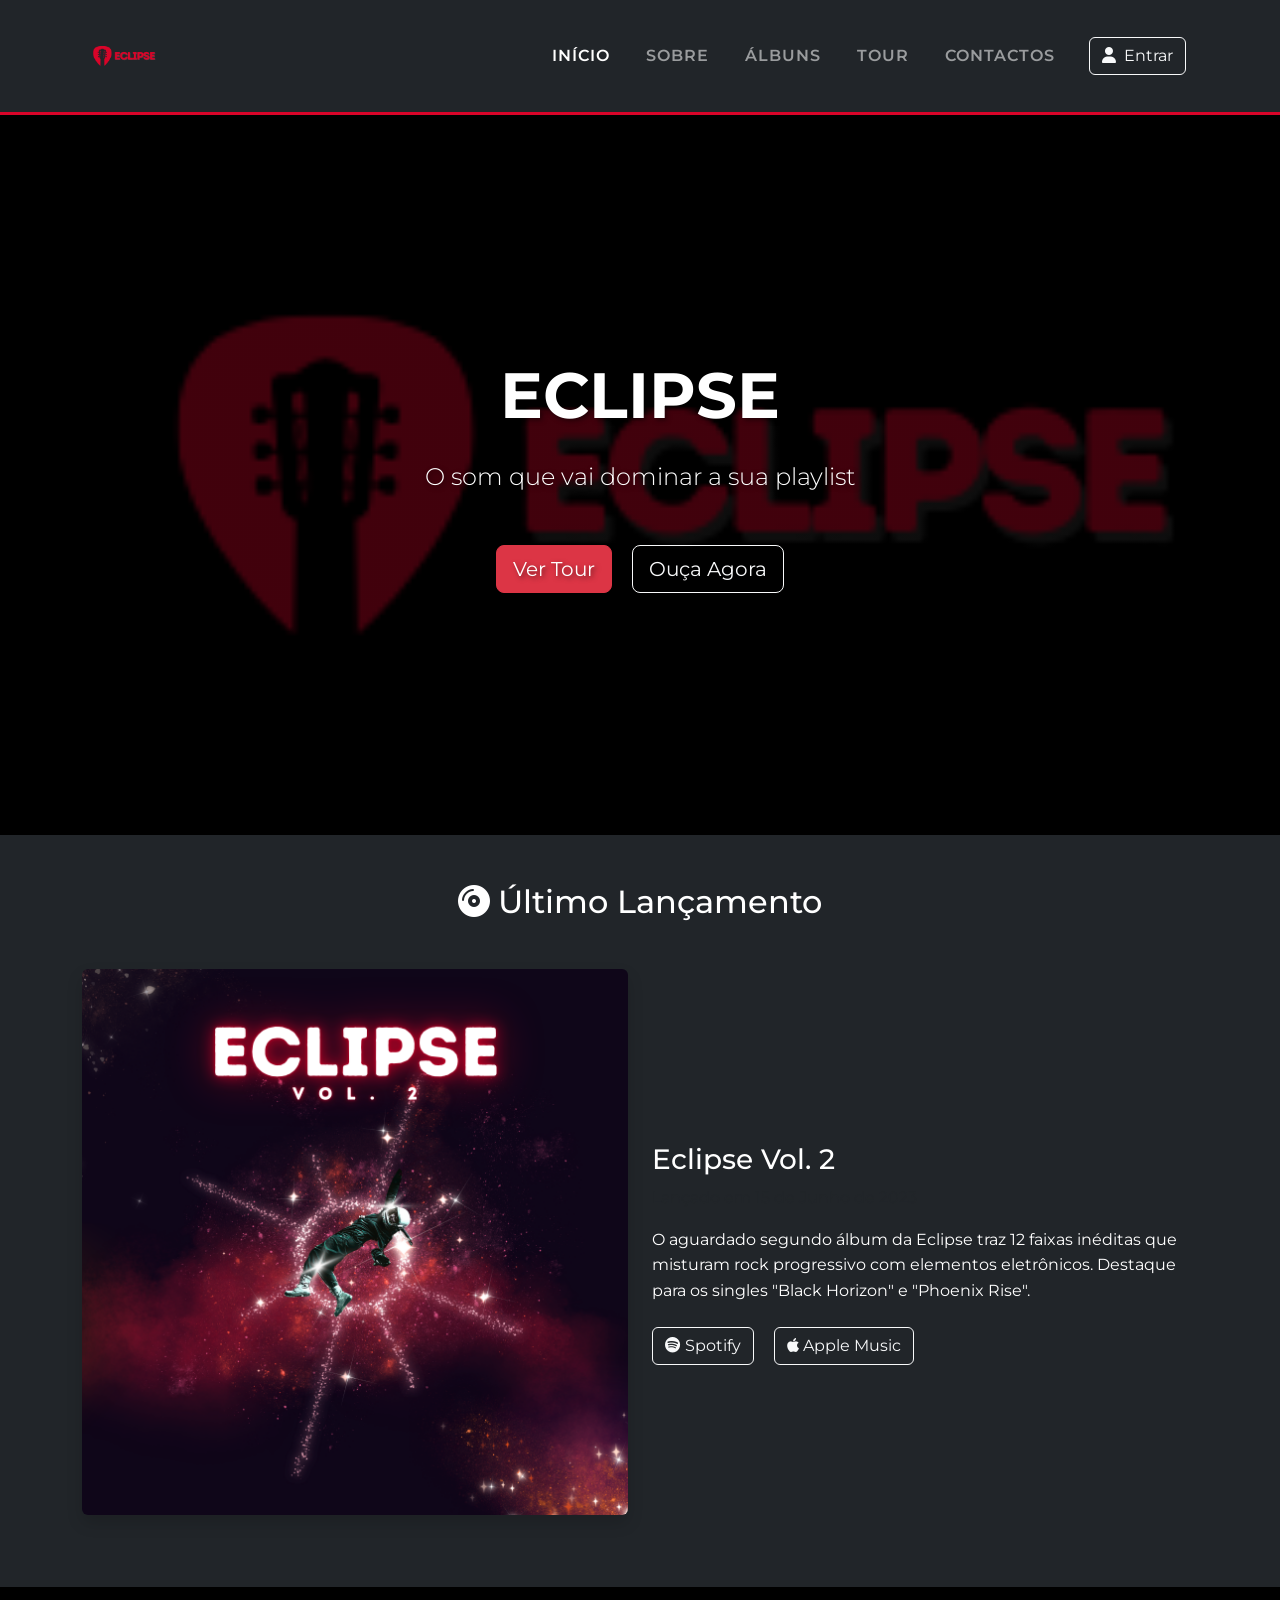
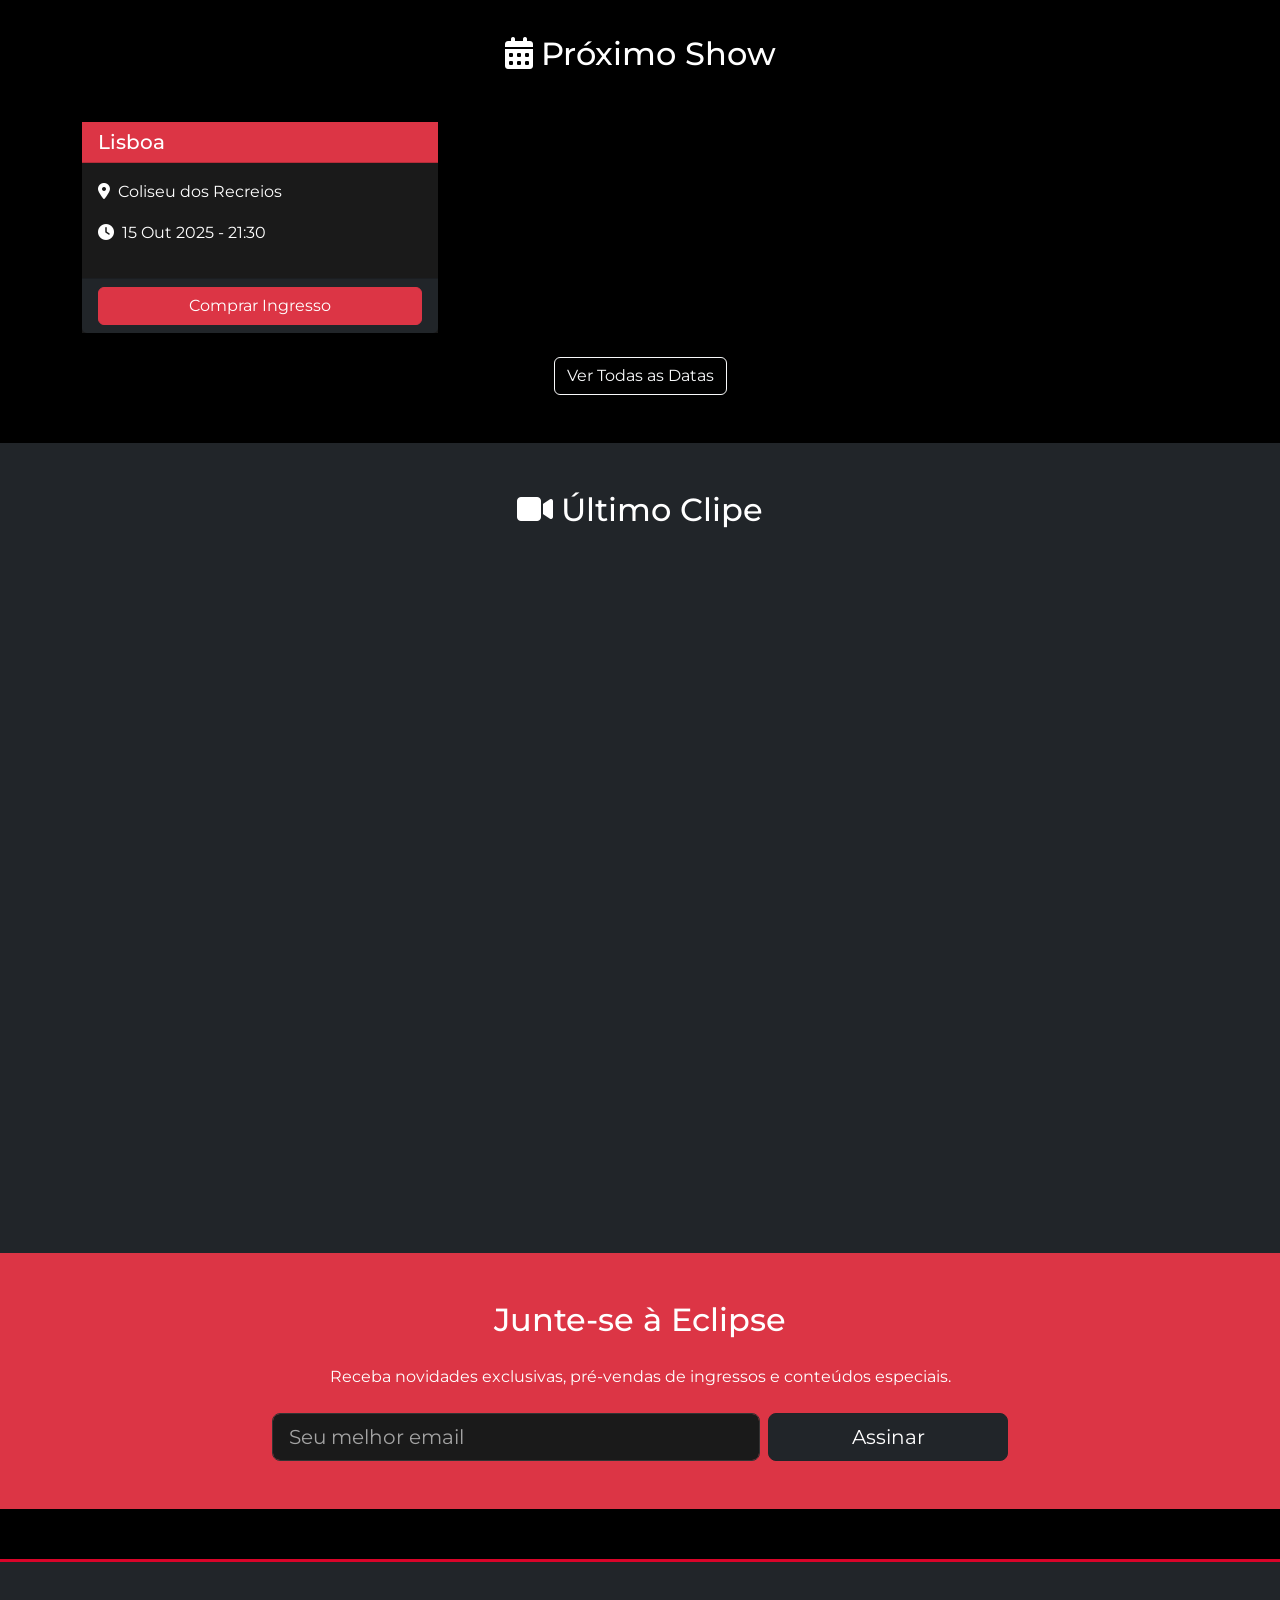
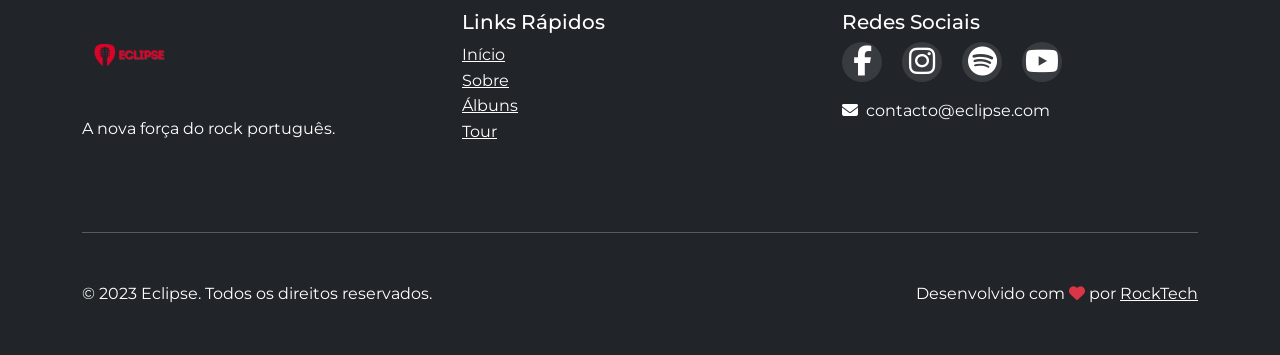
<file: bandsa/index.html>
<!DOCTYPE html>
<html lang="pt">
<head>
    <meta charset="UTF-8">
    <meta name="viewport" content="width=device-width, initial-scale=1.0">
    <meta name="description" content="Eclipse - A revolução do rock moderno. Ouça nossos sucessos, compre ingressos para os shows e conheça nossa história.">
    <meta name="keywords" content="Eclipse banda, rock alternativo, música portuguesa, tour 2023, álbum Eclipse">
    <title>Eclipse | Página Oficial</title>
    
    <!-- Bootstrap CSS -->
    <link href="https://cdn.jsdelivr.net/npm/bootstrap@5.3.0/dist/css/bootstrap.min.css" rel="stylesheet">
    
    <!-- Google Fonts -->
    <link href="https://fonts.googleapis.com/css2?family=Montserrat:wght@400;700;900&display=swap" rel="stylesheet">
    
    <!-- Font Awesome -->
    <link rel="stylesheet" href="https://cdnjs.cloudflare.com/ajax/libs/font-awesome/6.4.0/css/all.min.css">
    
    <!-- CSS Personalizado -->
    <link rel="stylesheet" href="css/style.css">

   
</head>
<body>
    <!-- Cabeçalho -->
    <header class="bg-dark py-3 sticky-top">
        <div class="container">
            <div class="row align-items-center">
                <div class="col-md-4">
                    <img src="imagens/Logotipo para banda.png" alt="Eclipse Logo" class="img-fluid" width="80">
                </div>
                <div class="col-md-8">
                    <nav class="navbar navbar-expand-lg navbar-dark">
                        <div class="container-fluid">
                            <button class="navbar-toggler" type="button" data-bs-toggle="collapse" data-bs-target="#navbarNav">
                                <span class="navbar-toggler-icon"></span>
                            </button>
                            <div class="collapse navbar-collapse" id="navbarNav">
                                <ul class="navbar-nav ms-auto">
                                    <li class="nav-item"><a class="nav-link active" href="index.html">Início</a></li>
                                    <li class="nav-item"><a class="nav-link" href="sobre.html">Sobre</a></li>
                                    <li class="nav-item"><a class="nav-link" href="albuns.html">Álbuns</a></li>
                                    <li class="nav-item"><a class="nav-link" href="tour.html">Tour</a></li>
                                    <li class="nav-item"><a class="nav-link" href="contactos.html">Contactos</a></li>
                                </ul>
                                <div class="d-flex ms-3">
  <button type="button" class="btn btn-outline-light" onclick="window.location.href='php/login.php'">
    <i class="fas fa-user me-2"></i>Entrar
  </button>
</div>

                                    </a>
                                </div>
                            </div>
                        </div>
                    </nav>
                </div>
            </div>
        </div>
    </header>

    <!-- Banner Hero -->
    <section class="banner-hero text-white d-flex align-items-center">
        <div class="container text-center">
            <h1 class="display-3 fw-bold mb-4">ECLIPSE</h1>
            <p class="lead fs-4 mb-5">O som que vai dominar a sua playlist</p>
            <a href="tour.html" class="btn btn-danger btn-lg pulse-effect me-3">Ver Tour</a>
            <a href="albuns.html" class="btn btn-outline-light btn-lg">Ouça Agora</a>
            
  
        </div>
    </section>

    <!-- Último Lançamento -->
    <section class="py-5 bg-dark">
        <div class="container">
            <h2 class="text-center mb-5"><i class="fas fa-compact-disc me-2"></i>Último Lançamento</h2>
            <div class="row align-items-center">
                <div class="col-md-6 mb-4">
                    <img src="imagens/2.png" alt="Álbum Eclipse Vol.2" class="img-fluid rounded shadow">
                </div>
                <div class="col-md-6">
                    <h3>Eclipse Vol. 2</h3>
                    <p class="text-muted">Lançado em 15 de Junho de 2023</p>
                    <p>O aguardado segundo álbum da Eclipse traz 12 faixas inéditas que misturam rock progressivo com elementos eletrônicos. Destaque para os singles "Black Horizon" e "Phoenix Rise".</p>
                    <div class="mt-4">
                        <a href="#" class="btn btn-outline-light me-3"><i class="fab fa-spotify"></i> Spotify</a>
                        <a href="#" class="btn btn-outline-light"><i class="fab fa-apple"></i> Apple Music</a>
                    </div>
                </div>
            </div>
        </div>
    </section>

    <!-- Próximos Shows -->
    <section class="py-5 bg-black">
        <div class="container">
            <h2 class="text-center mb-5"><i class="fas fa-calendar-alt me-2"></i>Próximo Show</h2>
            <div class="row g-4">
                <div class="col-md-4">
                    <div class="card show-card h-100">
                        <div class="card-header bg-danger text-white">
                            <h5 class="mb-0">Lisboa</h5>
                        </div>
                        <div class="card-body">
                            <p><i class="fas fa-map-marker-alt me-2"></i>Coliseu dos Recreios</p>
                            <p><i class="fas fa-clock me-2"></i>15 Out 2025 - 21:30</p>
                        </div>
                        <div class="card-footer bg-dark">
                            <a href="tour.html" class="btn btn-danger w-100">Comprar Ingresso</a>
                        </div>
                    </div>
                </div>
                <!-- Repetir para outros shows -->
            </div>
            <div class="text-center mt-4">
                <a href="tour.html" class="btn btn-outline-light">Ver Todas as Datas</a>
            </div>
        </div>
    </section>

    <!-- Vídeo Clipe -->
    <section class="py-5 bg-dark">
        <div class="container">
            <h2 class="text-center mb-5"><i class="fas fa-video me-2"></i>Último Clipe</h2>
            <div class="ratio ratio-16x9">
                <iframe src="https://www.youtube.com/watch?v=pQzTBdeUNlU" allowfullscreen></iframe>
            </div>
        </div>
    </section>

    <!-- Newsletter -->
    <section class="py-5 bg-danger text-white">
        <div class="container">
            <div class="row justify-content-center">
                <div class="col-md-8 text-center">
                    <h2 class="mb-4">Junte-se à Eclipse</h2>
                    <p class="mb-4">Receba novidades exclusivas, pré-vendas de ingressos e conteúdos especiais.</p>
                    <form class="row g-2 justify-content-center">
                        <div class="col-md-8">
                            <input type="email" class="form-control form-control-lg" placeholder="Seu melhor email">
                        </div>
                        <div class="col-md-4">
                            <button type="submit" class="btn btn-dark btn-lg w-100">Assinar</button>
                        </div>
                    </form>
                </div>
            </div>
        </div>
    </section>

    <!-- Rodapé -->
    <footer class="bg-dark text-white py-5">
        <div class="container">
            <div class="row">
                <div class="col-md-4 mb-4">
                    <img src="imagens/Logotipo para banda.png" alt="Eclipse Logo" class="img-fluid" width="90">
                    <p class="mt-3">A nova força do rock português.</p>
                </div>
                <div class="col-md-4 mb-4">
                    <h5>Links Rápidos</h5>
                    <ul class="list-unstyled">
                        <li><a href="index.html" class="text-white">Início</a></li>
                        <li><a href="sobre.html" class="text-white">Sobre</a></li>
                        <li><a href="albuns.html" class="text-white">Álbuns</a></li>
                        <li><a href="tour.html" class="text-white">Tour</a></li>
                    </ul>
                </div>
                <div class="col-md-4 mb-4">
                    <h5>Redes Sociais</h5>
                    <div class="social-icons">
                        <a href="#" class="text-white me-3"><i class="fab fa-facebook-f fa-lg"></i></a>
                        <a href="#" class="text-white me-3"><i class="fab fa-instagram fa-lg"></i></a>
                        <a href="#" class="text-white me-3"><i class="fab fa-spotify fa-lg"></i></a>
                        <a href="#" class="text-white"><i class="fab fa-youtube fa-lg"></i></a>
                    </div>
                    <div class="mt-3">
                        <p><i class="fas fa-envelope me-2"></i>contacto@eclipse.com</p>
                    </div>
                </div>
            </div>
             <hr class="my-5 bg-secondary">
            <div class="row">
                <div class="col-md-6 text-center text-md-start">
                    <p class="mb-0">&copy; 2023 Eclipse. Todos os direitos reservados.</p>
                </div>
                <div class="col-md-6 text-center text-md-end">
                    <p class="mb-0">Desenvolvido com <i class="fas fa-heart text-danger"></i> por <a href="#" class="text-white">RockTech</a></p>
                </div>
            </div>
        </div>
        </div>
    </footer>





    <!-- Modal de Login -->
    <div class="modal fade" id="loginModal" tabindex="-1" aria-labelledby="loginModalLabel" aria-hidden="true">
        <div class="modal-dialog modal-dialog-centered">
            <div class="modal-content bg-dark text-white border-danger">
                <div class="modal-header border-danger">
                    <h5 class="modal-title" id="loginModalLabel">
                        <i class="fas fa-user-circle me-2"></i>Entrar na Conta
                    </h5>
                    <button type="button" class="btn-close btn-close-white" data-bs-dismiss="modal" aria-label="Close"></button>
                </div>
                <div class="modal-body">
                    <form action="php/login.php" method="POST" id="loginForm">
                        <div class="mb-3">
                            <label for="username" class="form-label">
                                <i class="fas fa-user me-2"></i>Nome de Utilizador ou Email
                            </label>
                            <input type="text" name="username" class="form-control bg-black text-white border-secondary" id="username" required>
                        </div>
                        <div class="mb-3">
                            <label for="password" class="form-label">
                                <i class="fas fa-lock me-2"></i>Senha
                            </label>
                            <input type="password" name="password" class="form-control bg-black text-white border-secondary" id="password" required>
                        </div>
                        <div class="mb-3 form-check">
                            <input type="checkbox" class="form-check-input" id="remember">
                            <label class="form-check-label" for="remember">
                                Lembrar-me
                            </label>
                        </div>
                        <div class="d-grid">
                            <button type="submit" class="btn btn-danger">
                                <i class="fas fa-sign-in-alt me-2"></i>Entrar
                            </button>
                        </div>
                    </form>
                </div>
                <div class="modal-footer border-danger">
                    <p class="mb-0">Não tem conta? <a href="criar-conta.html" class="text-danger">Criar Conta</a></p>
                </div>
            </div>
        </div>
    </div>

    <!-- Bootstrap JS -->
    <script src="https://cdn.jsdelivr.net/npm/bootstrap@5.3.0/dist/js/bootstrap.bundle.min.js"></script>
     <!-- Bootstrap JS -->

</body>
</html>
</file>
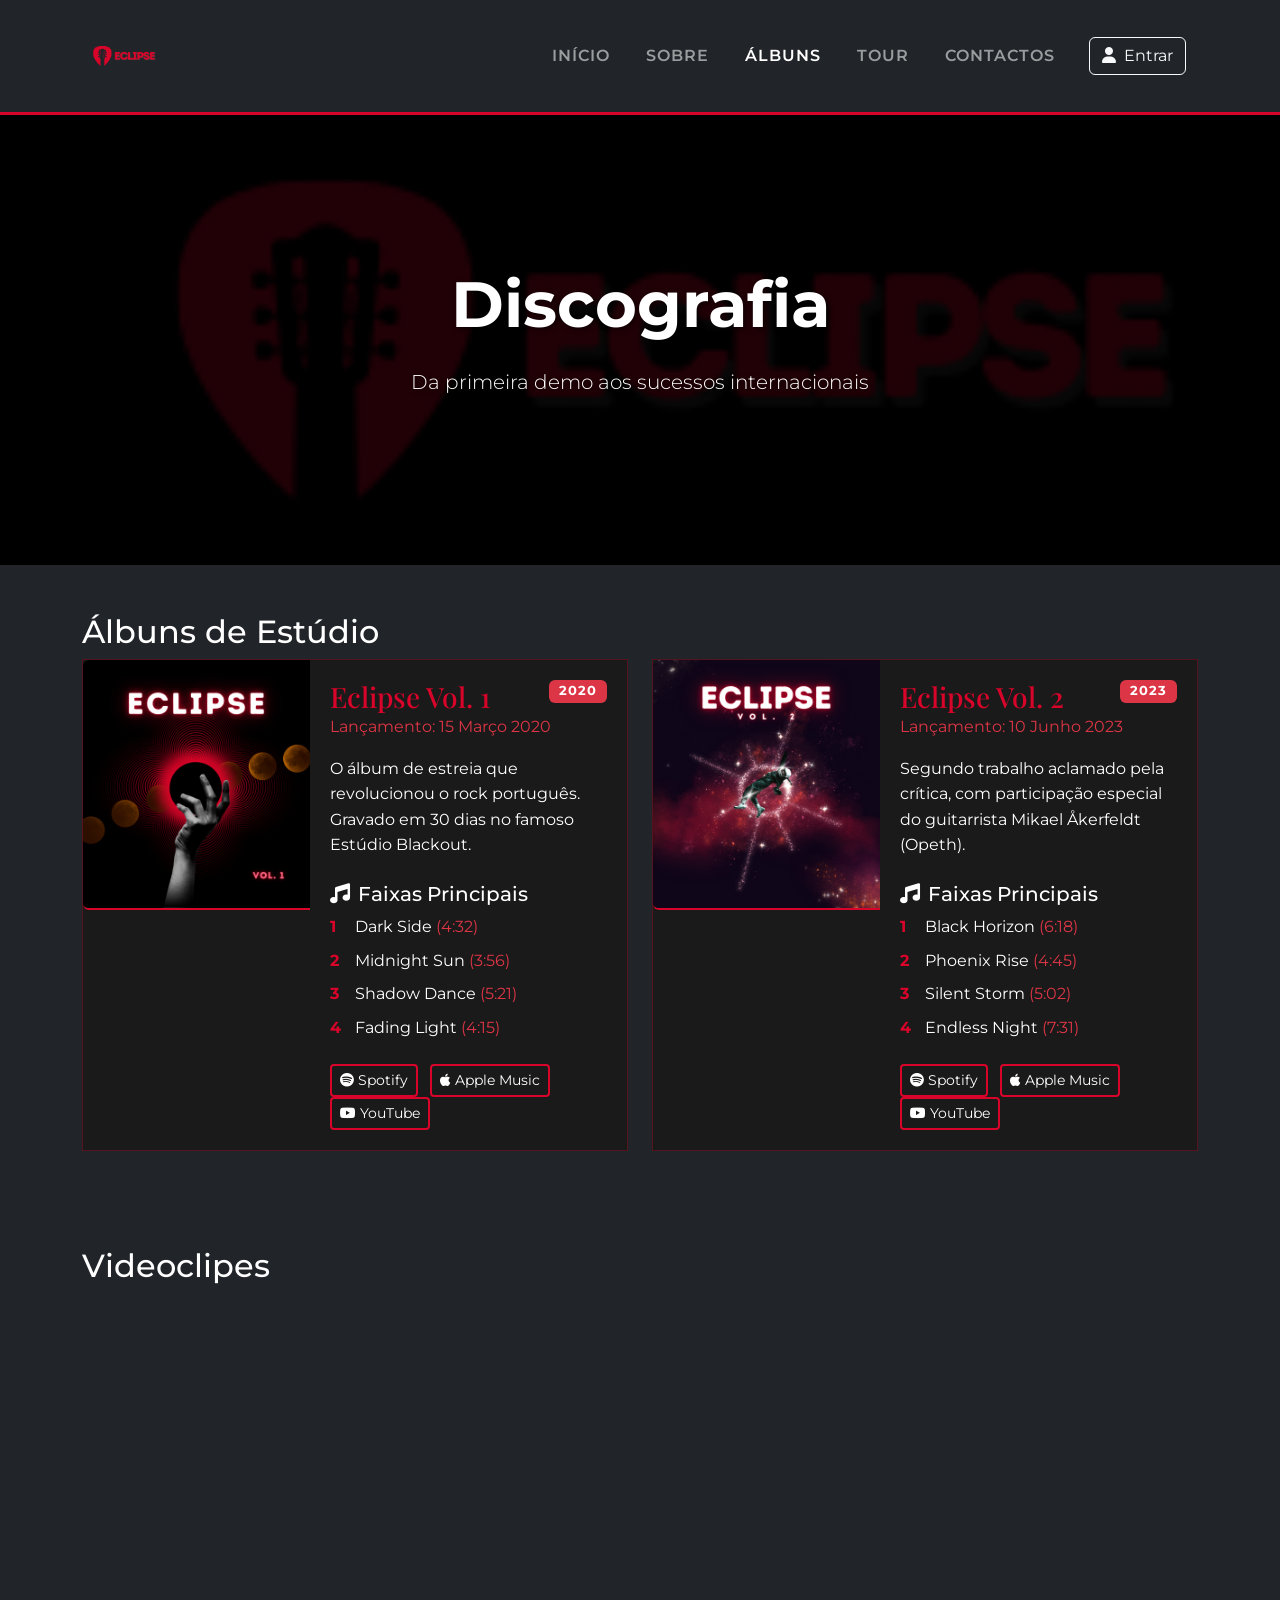
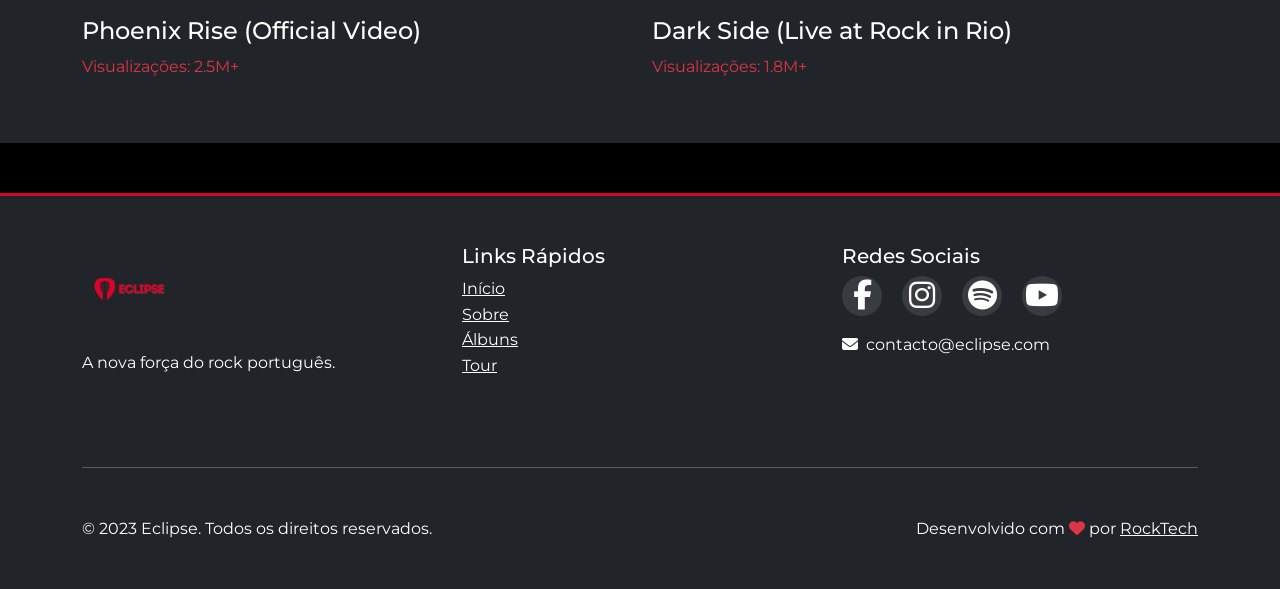
<file: bandsa/albuns.html>
<!DOCTYPE html>
<html lang="pt">
<head>
    <meta charset="UTF-8">
    <meta name="viewport" content="width=device-width, initial-scale=1.0">
    <meta name="description" content="Discografia completa da Eclipse - Álbuns, EPs e singles. Ouça os sucessos do Vol. 1 e Vol. 2, com links para streaming.">
    <meta name="keywords" content="álbuns Eclipse, Eclipse Vol.1, Eclipse Vol.2, músicas Eclipse, discografia rock">
    <title>Eclipse | Discografia</title>
    
    <!-- Bootstrap CSS -->
    <link href="https://cdn.jsdelivr.net/npm/bootstrap@5.3.0/dist/css/bootstrap.min.css" rel="stylesheet">
    
    <!-- Google Fonts -->
    <link href="https://fonts.googleapis.com/css2?family=Montserrat:wght@400;700;900&family=Playfair+Display:wght@700&display=swap" rel="stylesheet">
    
    <!-- Font Awesome -->
    <link rel="stylesheet" href="https://cdnjs.cloudflare.com/ajax/libs/font-awesome/6.4.0/css/all.min.css">
    
    <!-- CSS Personalizado -->
    <link rel="stylesheet" href="css/style.css">
</head>
<body>
    <!-- Cabeçalho -->
    <header class="bg-dark py-3 sticky-top">
        <div class="container">
            <div class="row align-items-center">
                <div class="col-md-4">
                    <img src="imagens/Logotipo para banda.png" alt="Eclipse Logo" class="img-fluid" width="80">
                </div>
                <div class="col-md-8">
                    <nav class="navbar navbar-expand-lg navbar-dark">
                        <div class="container-fluid">
                            <button class="navbar-toggler" type="button" data-bs-toggle="collapse" data-bs-target="#navbarNav">
                                <span class="navbar-toggler-icon"></span>
                            </button>
                            <div class="collapse navbar-collapse" id="navbarNav">
                                <ul class="navbar-nav ms-auto">
                                    <li class="nav-item"><a class="nav-link" href="index.html">Início</a></li>
                                    <li class="nav-item"><a class="nav-link" href="sobre.html">Sobre</a></li>
                                    <li class="nav-item"><a class="nav-link active" href="albuns.html">Álbuns</a></li>
                                    <li class="nav-item"><a class="nav-link" href="tour.html">Tour</a></li>
                                    <li class="nav-item"><a class="nav-link" href="contactos.html">Contactos</a></li>
                                </ul>

                                <!-- Botão de Login (colar dentro da collapse navbar-collapse, ao lado dos links) -->
                                <div class="d-flex ms-3">
                                    <a href="php/login.php" class="btn btn-outline-light">
                                        <i class="fas fa-user me-2"></i>Entrar
                                    </a>
                                </div>
                            </div>
                        </div>
                    </nav>
                </div>
            </div>
        </div>
    </header>
    <!-- Hero Section -->
    <section class="albums-hero d-flex align-items-center">
        <div class="container">
            <div class="row">
                <div class="col-lg-8 mx-auto text-center">
                    <h1 class="display-3 fw-bold mb-4">Discografia</h1>
                    <p class="lead">Da primeira demo aos sucessos internacionais</p>
                </div>
            </div>
        </div>
    </section>

    <!-- Álbuns de Estúdio -->
    <section class="py-5 bg-dark">
        <div class="container">
            <h2 class="section-title">Álbuns de Estúdio</h2>
            
            <div class="row g-4">
                <!-- Álbum 1 -->
                <div class="col-md-6">
                    <div class="album-card card-eclipse h-100">
                        <div class="row g-0">
                            <div class="col-md-5">
                                <img src="imagens/album 1.png" class="img-fluid rounded-start" width="500" alt="Eclipse Vol.1 - Capa do Álbum">
                            </div>
                            <div class="col-md-7">
                                <div class="card-body">
                                    <div class="d-flex justify-content-between align-items-start">
                                        <h3 class="card-title">Eclipse Vol. 1</h3>
                                        <span class="badge bg-danger">2020</span>
                                    </div>
                                    <p class="text-danger">Lançamento: 15 Março 2020</p>
                                    <p>O álbum de estreia que revolucionou o rock português. Gravado em 30 dias no famoso Estúdio Blackout.</p>
                                    
                                    <h5 class="mt-4"><i class="fas fa-music me-2"></i>Faixas Principais</h5>
                                    <ol class="track-list">
                                        <li>Dark Side <span class="text-danger" >(4:32)</span></li>
                                        <li>Midnight Sun <span class="text-danger">(3:56)</span></li>
                                        <li>Shadow Dance <span class="text-danger">(5:21)</span></li>
                                        <li>Fading Light <span class="text-danger">(4:15)</span></li>
                                    </ol>
                                    
                                    <div class="streaming-links mt-4">
                                        <a href="#" class="btn btn-sm btn-outline-light me-2"><i class="fab fa-spotify"></i> Spotify</a>
                                        <a href="#" class="btn btn-sm btn-outline-light me-2"><i class="fab fa-apple"></i> Apple Music</a>
                                        <a href="#" class="btn btn-sm btn-outline-light"><i class="fab fa-youtube"></i> YouTube</a>
                                    </div>
                                </div>
                            </div>
                        </div>
                    </div>
                </div>
                
                <!-- Álbum 2 -->
                <div class="col-md-6">
                    <div class="album-card card-eclipse h-100">
                        <div class="row g-0">
                            <div class="col-md-5">
                                <img src="imagens/2.png" class="img-fluid rounded-start" alt="Eclipse Vol.2 - Capa do Álbum">
                            </div>
                            <div class="col-md-7">
                                <div class="card-body">
                                    <div class="d-flex justify-content-between align-items-start">
                                        <h3 class="card-title">Eclipse Vol. 2</h3>
                                        <span class="badge bg-danger">2023</span>
                                    </div>
                                    <p class="text-danger">Lançamento: 10 Junho 2023</p>
                                    <p>Segundo trabalho aclamado pela crítica, com participação especial do guitarrista Mikael Åkerfeldt (Opeth).</p>
                                    
                                    <h5 class="mt-4"><i class="fas fa-music me-2"></i>Faixas Principais</h5>
                                    <ol class="track-list">
                                        <li>Black Horizon <span class="text-danger">(6:18)</span></li>
                                        <li>Phoenix Rise <span class="text-danger">(4:45)</span></li>
                                        <li>Silent Storm <span class="text-danger">(5:02)</span></li>
                                        <li>Endless Night <span class="text-danger">(7:31)</span></li>
                                    </ol>
                                    
                                    <div class="streaming-links mt-4">
                                        <a href="#" class="btn btn-sm btn-outline-light me-2"><i class="fab fa-spotify"></i> Spotify</a>
                                        <a href="#" class="btn btn-sm btn-outline-light me-2"><i class="fab fa-apple"></i> Apple Music</a>
                                        <a href="#" class="btn btn-sm btn-outline-light"><i class="fab fa-youtube"></i> YouTube</a>
                                    </div>
                                </div>
                            </div>
                        </div>
                    </div>
                </div>
            </div>
        </div>
    </section>



    <!-- Vídeos -->
    <section class="py-5 bg-dark">
        <div class="container">
            <h2 class="section-title">Videoclipes</h2>
            
            <div class="row g-4">
                <div class="col-md-6">
                    <div class="ratio ratio-16x9">
                        <iframe src="https://www.youtube.com/embed/VIDEO_ID_1" title="Videoclipe Eclipse - Phoenix Rise" allowfullscreen></iframe>
                    </div>
                    <h4 class="mt-3">Phoenix Rise (Official Video)</h4>
                    <p class="text-danger">Visualizações: 2.5M+</p>
                </div>
                
                <div class="col-md-6">
                    <div class="ratio ratio-16x9">
                        <iframe src="https://www.youtube.com/embed/VIDEO_ID_2" title="Videoclipe Eclipse - Dark Side" allowfullscreen></iframe>
                    </div>
                    <h4 class="mt-3">Dark Side (Live at Rock in Rio)</h4>
                    <p class="text-danger">Visualizações: 1.8M+</p>
                </div>
            </div>
        </div>
    </section>

    <!-- Rodapé -->
    <footer class="bg-dark text-white py-5">
        <div class="container">
            <div class="row">
                <div class="col-md-4 mb-4">
                    <img src="imagens/Logotipo para banda.png" alt="Eclipse Logo" class="img-fluid" width="90">
                    <p class="mt-3">A nova força do rock português.</p>
                </div>
                <div class="col-md-4 mb-4">
                    <h5>Links Rápidos</h5>
                    <ul class="list-unstyled">
                        <li><a href="index.html" class="text-white">Início</a></li>
                        <li><a href="sobre.html" class="text-white">Sobre</a></li>
                        <li><a href="albuns.html" class="text-white">Álbuns</a></li>
                        <li><a href="tour.html" class="text-white">Tour</a></li>
                    </ul>
                </div>
                <div class="col-md-4 mb-4">
                    <h5>Redes Sociais</h5>
                    <div class="social-icons">
                        <a href="#" class="text-white me-3"><i class="fab fa-facebook-f fa-lg"></i></a>
                        <a href="#" class="text-white me-3"><i class="fab fa-instagram fa-lg"></i></a>
                        <a href="#" class="text-white me-3"><i class="fab fa-spotify fa-lg"></i></a>
                        <a href="#" class="text-white"><i class="fab fa-youtube fa-lg"></i></a>
                    </div>
                    <div class="mt-3">
                        <p><i class="fas fa-envelope me-2"></i>contacto@eclipse.com</p>
                    </div>
                </div>
            </div>
             <hr class="my-5 bg-secondary">
            <div class="row">
                <div class="col-md-6 text-center text-md-start">
                    <p class="mb-0">&copy; 2023 Eclipse. Todos os direitos reservados.</p>
                </div>
                <div class="col-md-6 text-center text-md-end">
                    <p class="mb-0">Desenvolvido com <i class="fas fa-heart text-danger"></i> por <a href="#" class="text-white">RockTech</a></p>
                </div>
            </div>
        </div>
        </div>
    </footer>




    <!-- Bootstrap JS -->
    <script src="https://cdn.jsdelivr.net/npm/bootstrap@5.3.0/dist/js/bootstrap.bundle.min.js"></script>
</body>
</html>
</file>
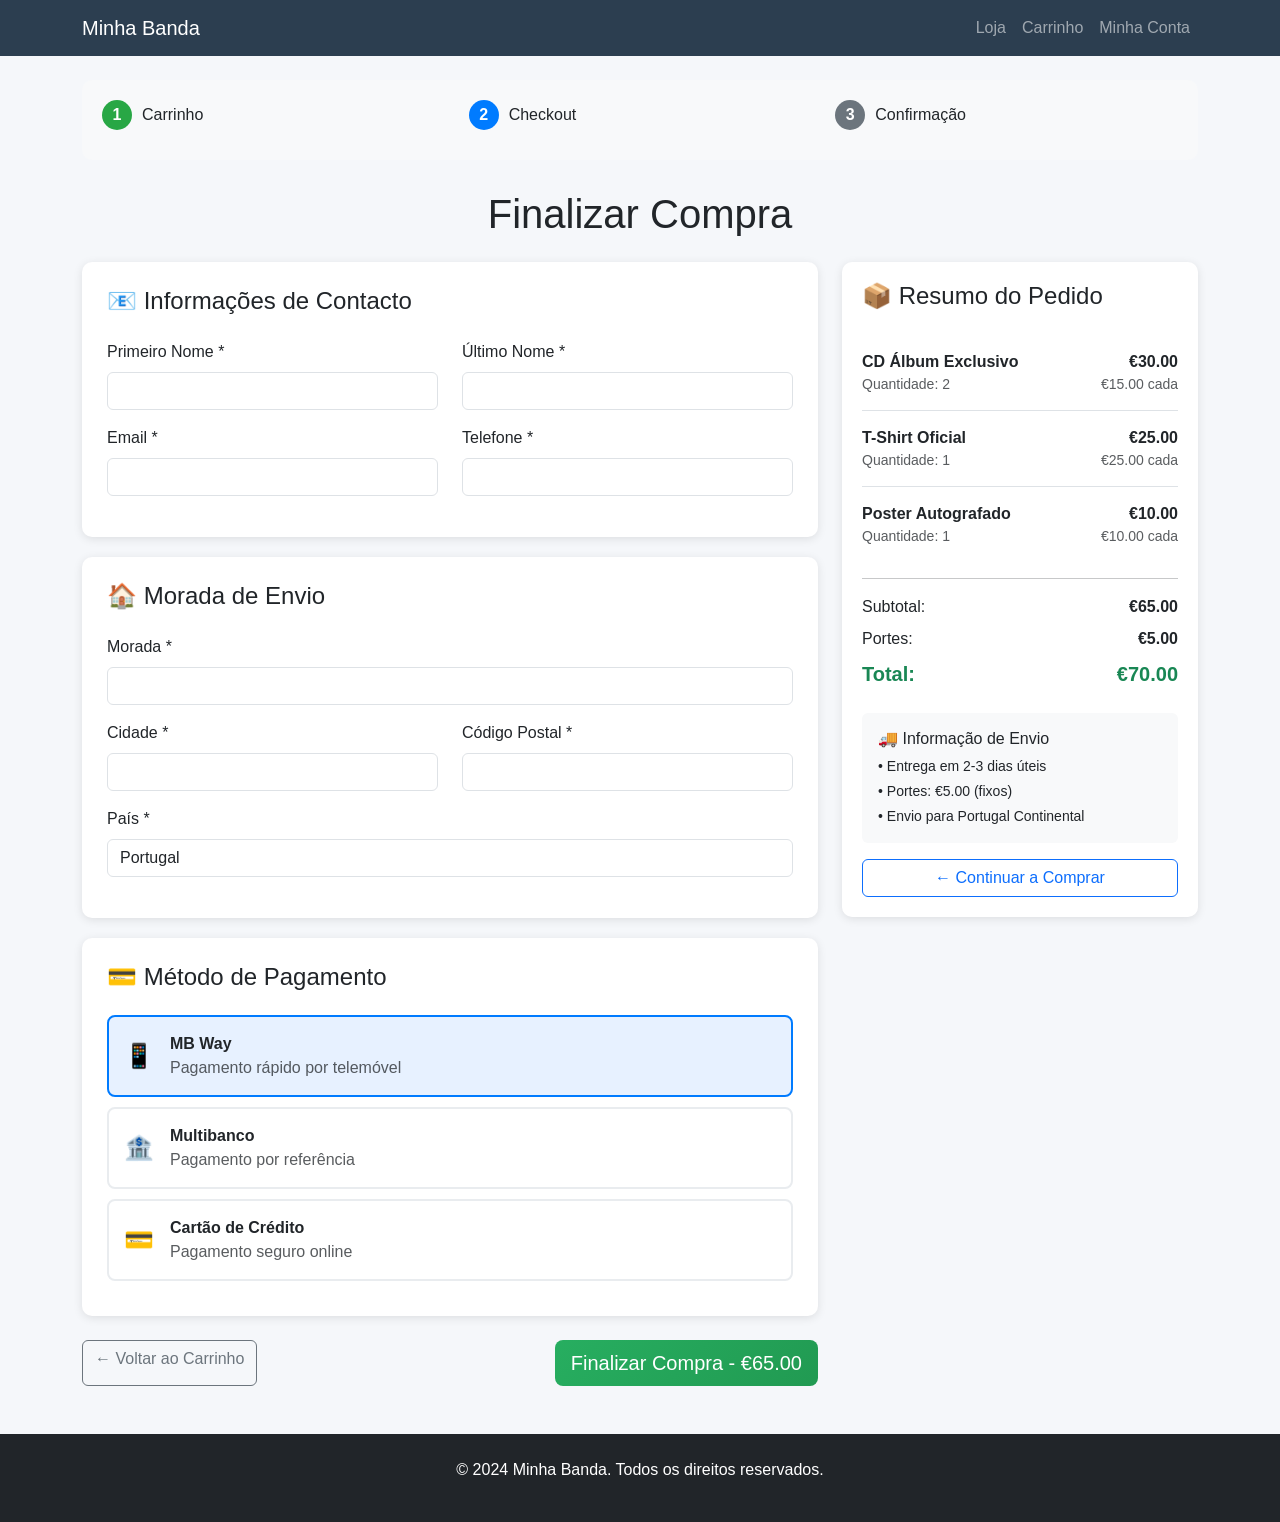
<file: bandsa/checkout.HTML>
<!DOCTYPE html>
<html lang="pt">
<head>
    <meta charset="UTF-8">
    <meta name="viewport" content="width=device-width, initial-scale=1.0">
    <title>Checkout - Minha Banda</title>
    <link href="https://cdn.jsdelivr.net/npm/bootstrap@5.3.0/dist/css/bootstrap.min.css" rel="stylesheet">
    <style>
        body {
            background-color: #f5f7fa;
            font-family: 'Segoe UI', Tahoma, Geneva, Verdana, sans-serif;
        }
        .checkout-steps {
            background: #f8f9fa;
            border-radius: 10px;
            padding: 20px;
            margin-bottom: 30px;
        }
        .step {
            display: flex;
            align-items: center;
            margin-bottom: 10px;
        }
        .step-number {
            width: 30px;
            height: 30px;
            border-radius: 50%;
            background: #6c757d;
            color: white;
            display: flex;
            align-items: center;
            justify-content: center;
            margin-right: 10px;
            font-weight: bold;
        }
        .step.active .step-number {
            background: #007bff;
        }
        .step.completed .step-number {
            background: #28a745;
        }
        .step-text {
            font-weight: 500;
        }
        .summary-card {
            background: white;
            border-radius: 10px;
            padding: 20px;
            box-shadow: 0 2px 10px rgba(0,0,0,0.1);
            position: sticky;
            top: 20px;
        }
        .cart-item {
            border-bottom: 1px solid #dee2e6;
            padding: 15px 0;
        }
        .cart-item:last-child {
            border-bottom: none;
        }
        .form-section {
            background: white;
            border-radius: 10px;
            padding: 25px;
            margin-bottom: 20px;
            box-shadow: 0 2px 10px rgba(0,0,0,0.1);
        }
        .payment-method {
            border: 2px solid #e9ecef;
            border-radius: 8px;
            padding: 15px;
            margin-bottom: 10px;
            cursor: pointer;
            transition: all 0.3s ease;
        }
        .payment-method:hover {
            border-color: #007bff;
            background: #f8f9ff;
        }
        .payment-method.selected {
            border-color: #007bff;
            background: #e7f1ff;
        }
        .navbar-dark.bg-dark {
            background-color: #2c3e50 !important;
        }
        .btn-primary {
            background: linear-gradient(135deg, #3498db, #2980b9);
            border: none;
        }
        .btn-success {
            background: linear-gradient(135deg, #27ae60, #219a52);
            border: none;
        }
    </style>
</head>
<body>
    <!-- Header -->
    <nav class="navbar navbar-expand-lg navbar-dark bg-dark">
        <div class="container">
            <a class="navbar-brand" href="index.html">Minha Banda</a>
            <div class="navbar-nav ms-auto">
                <a class="nav-link" href="shop.html">Loja</a>
                <a class="nav-link" href="cart.html">Carrinho</a>
                <a class="nav-link" href="profile.html">Minha Conta</a>
            </div>
        </div>
    </nav>

    <div class="container mt-4">
        <!-- Steps Navigation -->
        <div class="checkout-steps">
            <div class="row">
                <div class="col-md-4">
                    <div class="step completed">
                        <div class="step-number">1</div>
                        <div class="step-text">Carrinho</div>
                    </div>
                </div>
                <div class="col-md-4">
                    <div class="step active">
                        <div class="step-number">2</div>
                        <div class="step-text">Checkout</div>
                    </div>
                </div>
                <div class="col-md-4">
                    <div class="step">
                        <div class="step-number">3</div>
                        <div class="step-text">Confirmação</div>
                    </div>
                </div>
            </div>
        </div>

        <h1 class="text-center mb-4">Finalizar Compra</h1>
        
        <div class="row">
            <!-- Coluna do Formulário -->
            <div class="col-lg-8">
                <form id="checkoutForm" method="POST" action="process_checkout.php">
                    <!-- Informações de Contacto -->
                    <div class="form-section">
                        <h4 class="mb-4">📧 Informações de Contacto</h4>
                        <div class="row">
                            <div class="col-md-6 mb-3">
                                <label for="firstName" class="form-label">Primeiro Nome *</label>
                                <input type="text" class="form-control" id="firstName" name="firstName" required>
                            </div>
                            <div class="col-md-6 mb-3">
                                <label for="lastName" class="form-label">Último Nome *</label>
                                <input type="text" class="form-control" id="lastName" name="lastName" required>
                            </div>
                        </div>
                        <div class="row">
                            <div class="col-md-6 mb-3">
                                <label for="email" class="form-label">Email *</label>
                                <input type="email" class="form-control" id="email" name="email" required>
                            </div>
                            <div class="col-md-6 mb-3">
                                <label for="phone" class="form-label">Telefone *</label>
                                <input type="tel" class="form-control" id="phone" name="phone" required>
                            </div>
                        </div>
                    </div>

                    <!-- Morada de Envio -->
                    <div class="form-section">
                        <h4 class="mb-4">🏠 Morada de Envio</h4>
                        <div class="mb-3">
                            <label for="address" class="form-label">Morada *</label>
                            <input type="text" class="form-control" id="address" name="address" required>
                        </div>
                        <div class="row">
                            <div class="col-md-6 mb-3">
                                <label for="city" class="form-label">Cidade *</label>
                                <input type="text" class="form-control" id="city" name="city" required>
                            </div>
                            <div class="col-md-6 mb-3">
                                <label for="postalCode" class="form-label">Código Postal *</label>
                                <input type="text" class="form-control" id="postalCode" name="postalCode" required>
                            </div>
                        </div>
                        <div class="mb-3">
                            <label for="country" class="form-label">País *</label>
                            <select class="form-control" id="country" name="country" required>
                                <option value="">Selecionar País</option>
                                <option value="Portugal" selected>Portugal</option>
                                <option value="Espanha">Espanha</option>
                                <option value="Brasil">Brasil</option>
                                <option value="outro">Outro</option>
                            </select>
                        </div>
                    </div>

                    <!-- Método de Pagamento -->
                    <div class="form-section">
                        <h4 class="mb-4">💳 Método de Pagamento</h4>
                        
                        <div class="payment-method selected" onclick="selectPayment('mbway')">
                            <input type="radio" name="paymentMethod" value="mbway" id="mbway" required checked hidden>
                            <div class="d-flex align-items-center">
                                <div class="me-3">
                                    <div class="payment-icon" style="font-size: 24px;">📱</div>
                                </div>
                                <div>
                                    <strong>MB Way</strong>
                                    <p class="mb-0 text-muted">Pagamento rápido por telemóvel</p>
                                </div>
                            </div>
                        </div>

                        <div class="payment-method" onclick="selectPayment('multibanco')">
                            <input type="radio" name="paymentMethod" value="multibanco" id="multibanco" hidden>
                            <div class="d-flex align-items-center">
                                <div class="me-3">
                                    <div class="payment-icon" style="font-size: 24px;">🏦</div>
                                </div>
                                <div>
                                    <strong>Multibanco</strong>
                                    <p class="mb-0 text-muted">Pagamento por referência</p>
                                </div>
                            </div>
                        </div>

                        <div class="payment-method" onclick="selectPayment('cartao')">
                            <input type="radio" name="paymentMethod" value="cartao" id="cartao" hidden>
                            <div class="d-flex align-items-center">
                                <div class="me-3">
                                    <div class="payment-icon" style="font-size: 24px;">💳</div>
                                </div>
                                <div>
                                    <strong>Cartão de Crédito</strong>
                                    <p class="mb-0 text-muted">Pagamento seguro online</p>
                                </div>
                            </div>
                        </div>

                        <!-- Campos para Cartão de Crédito -->
                        <div id="creditCardFields" style="display: none;" class="mt-3 p-3 border rounded">
                            <div class="row">
                                <div class="col-12 mb-3">
                                    <label for="cardNumber" class="form-label">Número do Cartão</label>
                                    <input type="text" class="form-control" id="cardNumber" name="cardNumber" placeholder="1234 5678 9012 3456">
                                </div>
                            </div>
                            <div class="row">
                                <div class="col-md-6 mb-3">
                                    <label for="expiryDate" class="form-label">Data de Validade</label>
                                    <input type="text" class="form-control" id="expiryDate" name="expiryDate" placeholder="MM/AA">
                                </div>
                                <div class="col-md-6 mb-3">
                                    <label for="cvv" class="form-label">CVV</label>
                                    <input type="text" class="form-control" id="cvv" name="cvv" placeholder="123">
                                </div>
                            </div>
                        </div>
                    </div>

                    <!-- Botões de Navegação -->
                    <div class="d-flex justify-content-between mt-4">
                        <a href="carrinho.html" class="btn btn-outline-secondary">
                            ← Voltar ao Carrinho
                        </a>
                        <button type="submit" class="btn btn-success btn-lg" id="finalizeBtn">
                            Finalizar Compra - €65.00
                        </button>
                    </div>
                </form>
            </div>

            <!-- Coluna do Resumo -->
            <div class="col-lg-4">
                <div class="summary-card">
                    <h4 class="mb-4">📦 Resumo do Pedido</h4>
                    
                    <!-- Itens do Carrinho (Dados de Exemplo) -->
                    <div id="cartSummary">
                        <div class="cart-item">
                            <div class="d-flex justify-content-between align-items-start">
                                <div class="flex-grow-1">
                                    <strong>CD Álbum Exclusivo</strong>
                                    <div class="text-muted small">
                                        Quantidade: 2
                                    </div>
                                </div>
                                <div class="text-end ms-3">
                                    <div class="fw-bold">€30.00</div>
                                    <div class="text-muted small">€15.00 cada</div>
                                </div>
                            </div>
                        </div>
                        
                        <div class="cart-item">
                            <div class="d-flex justify-content-between align-items-start">
                                <div class="flex-grow-1">
                                    <strong>T-Shirt Oficial</strong>
                                    <div class="text-muted small">
                                        Quantidade: 1
                                    </div>
                                </div>
                                <div class="text-end ms-3">
                                    <div class="fw-bold">€25.00</div>
                                    <div class="text-muted small">€25.00 cada</div>
                                </div>
                            </div>
                        </div>
                        
                        <div class="cart-item">
                            <div class="d-flex justify-content-between align-items-start">
                                <div class="flex-grow-1">
                                    <strong>Poster Autografado</strong>
                                    <div class="text-muted small">
                                        Quantidade: 1
                                    </div>
                                </div>
                                <div class="text-end ms-3">
                                    <div class="fw-bold">€10.00</div>
                                    <div class="text-muted small">€10.00 cada</div>
                                </div>
                            </div>
                        </div>
                    </div>

                    <hr>
                    
                    <!-- Totais -->
                    <div class="d-flex justify-content-between mb-2">
                        <span>Subtotal:</span>
                        <span class="fw-bold">€65.00</span>
                    </div>
                    <div class="d-flex justify-content-between mb-2">
                        <span>Portes:</span>
                        <span class="fw-bold">€5.00</span>
                    </div>
                    <div class="d-flex justify-content-between mb-2 fs-5 fw-bold text-success">
                        <span>Total:</span>
                        <span>€70.00</span>
                    </div>

                    <!-- Informação de Envio -->
                    <div class="mt-4 p-3 bg-light rounded">
                        <h6>🚚 Informação de Envio</h6>
                        <p class="small mb-1">• Entrega em 2-3 dias úteis</p>
                        <p class="small mb-1">• Portes: €5.00 (fixos)</p>
                        <p class="small mb-0">• Envio para Portugal Continental</p>
                    </div>

                    <!-- Botão Voltar à Loja -->
                    <div class="mt-3">
                        <a href="carrinho.html" class="btn btn-outline-primary w-100">
                            ← Continuar a Comprar
                        </a>
                    </div>
                </div>
            </div>
        </div>
    </div>

    <!-- Footer -->
    <footer class="bg-dark text-white mt-5 py-4">
        <div class="container text-center">
            <p>&copy; 2024 Minha Banda. Todos os direitos reservados.</p>
        </div>
    </footer>

    <script src="https://cdn.jsdelivr.net/npm/bootstrap@5.3.0/dist/js/bootstrap.bundle.min.js"></script>
    <script>
        // JavaScript para os métodos de pagamento
        function selectPayment(method) {
            // Remover seleção anterior
            document.querySelectorAll('.payment-method').forEach(el => {
                el.classList.remove('selected');
            });
            
            // Adicionar seleção atual
            const selectedMethod = document.querySelector(`.payment-method input[value="${method}"]`);
            selectedMethod.checked = true;
            selectedMethod.closest('.payment-method').classList.add('selected');
            
            // Mostrar/ocultar campos do cartão de crédito
            const creditCardFields = document.getElementById('creditCardFields');
            if (method === 'cartao') {
                creditCardFields.style.display = 'block';
            } else {
                creditCardFields.style.display = 'none';
            }
        }

        // Validação do formulário
        document.getElementById('checkoutForm').addEventListener('submit', function(e) {
            e.preventDefault();
            
            // Validar campos obrigatórios
            const requiredFields = this.querySelectorAll('input[required], select[required]');
            let isValid = true;
            
            requiredFields.forEach(field => {
                if (!field.value.trim()) {
                    field.classList.add('is-invalid');
                    isValid = false;
                } else {
                    field.classList.remove('is-invalid');
                }
            });
            
            // Validar método de pagamento
            const paymentSelected = document.querySelector('input[name="paymentMethod"]:checked');
            if (!paymentSelected) {
                alert('Por favor, selecione um método de pagamento');
                isValid = false;
            }
            
            if (isValid) {
                // Mostrar loading
                const finalizeBtn = document.getElementById('finalizeBtn');
                finalizeBtn.disabled = true;
                finalizeBtn.innerHTML = '<span class="spinner-border spinner-border-sm"></span> Processando...';
                
                // Simular envio (em produção enviaria para o servidor)
                setTimeout(() => {
                    alert('Compra realizada com sucesso! Em produção, isto redirecionaria para a página de confirmação.');
                    window.location.href = 'order_sucess.php';  
                }, 2000);
            }
        });

        // Inicializar com MB Way selecionado
        document.addEventListener('DOMContentLoaded', function() {
            selectPayment('mbway');
        });
    </script>
</body>
</html>
</file>
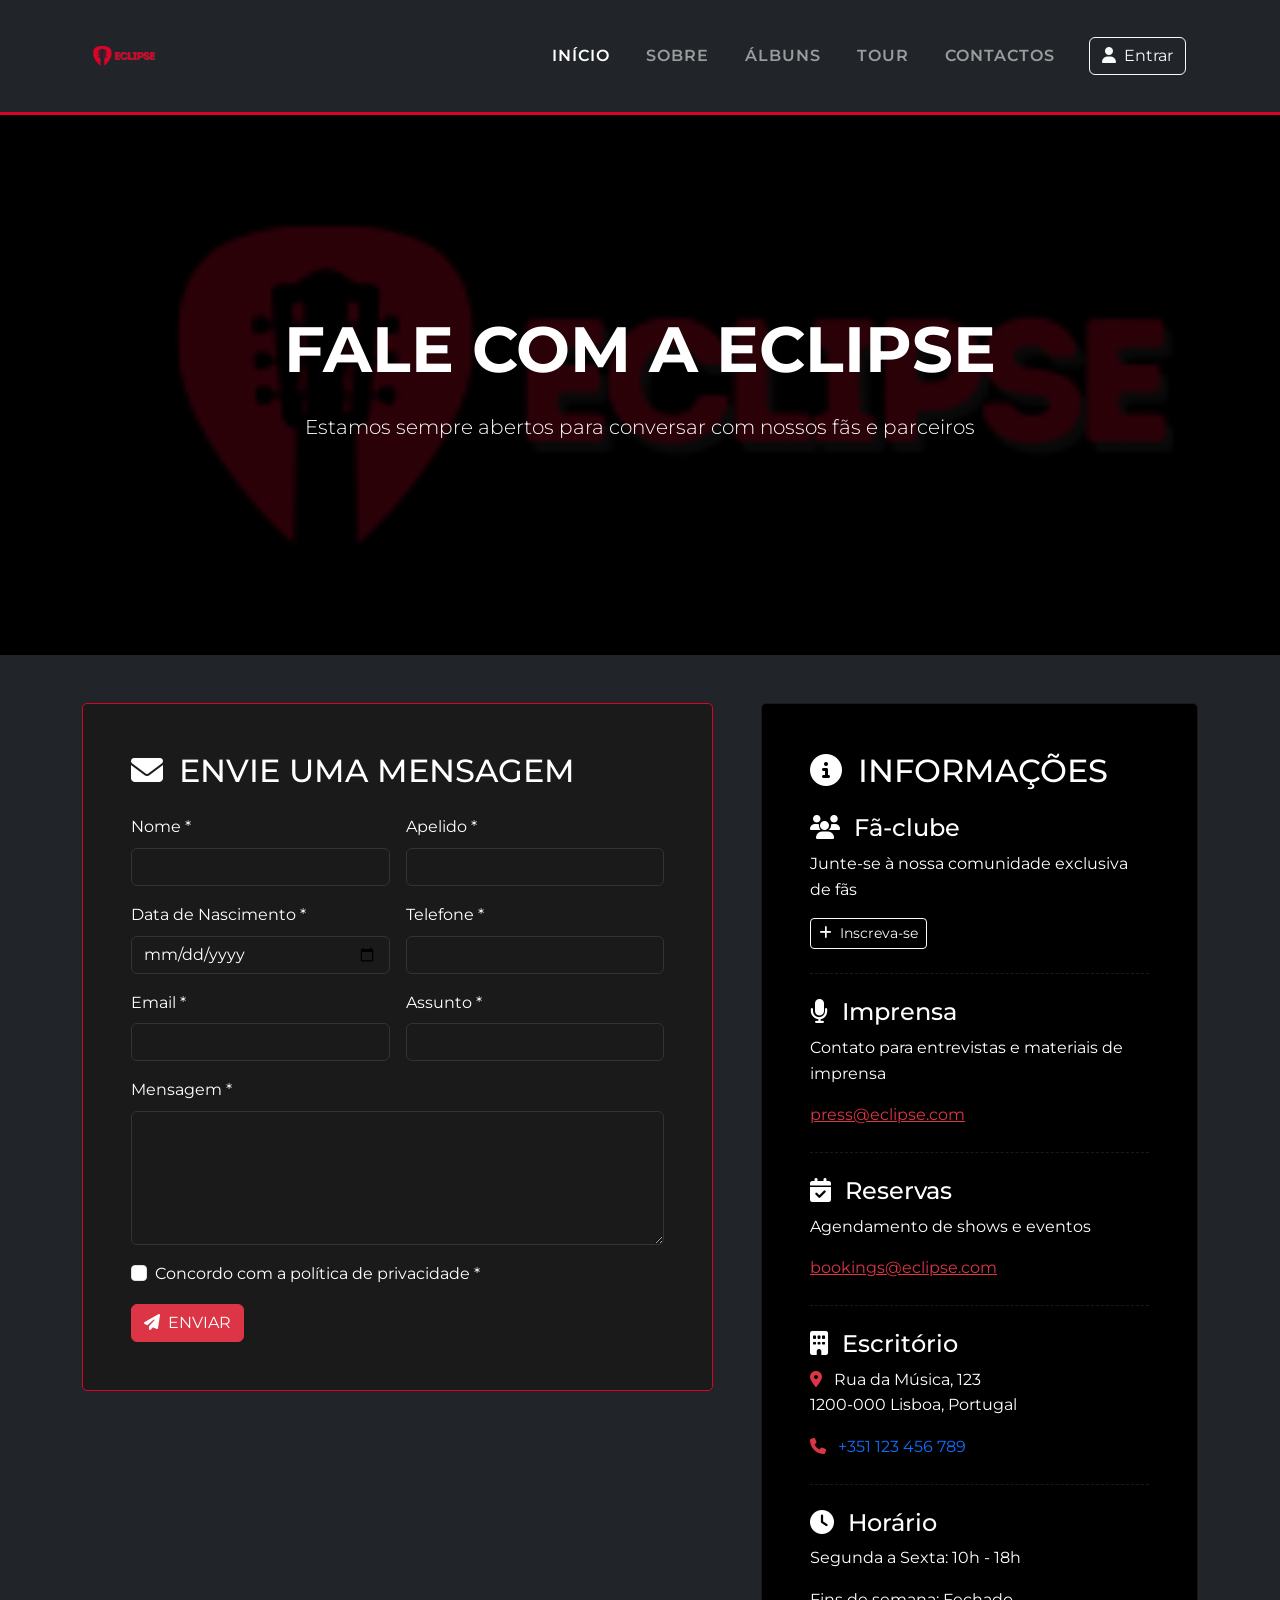
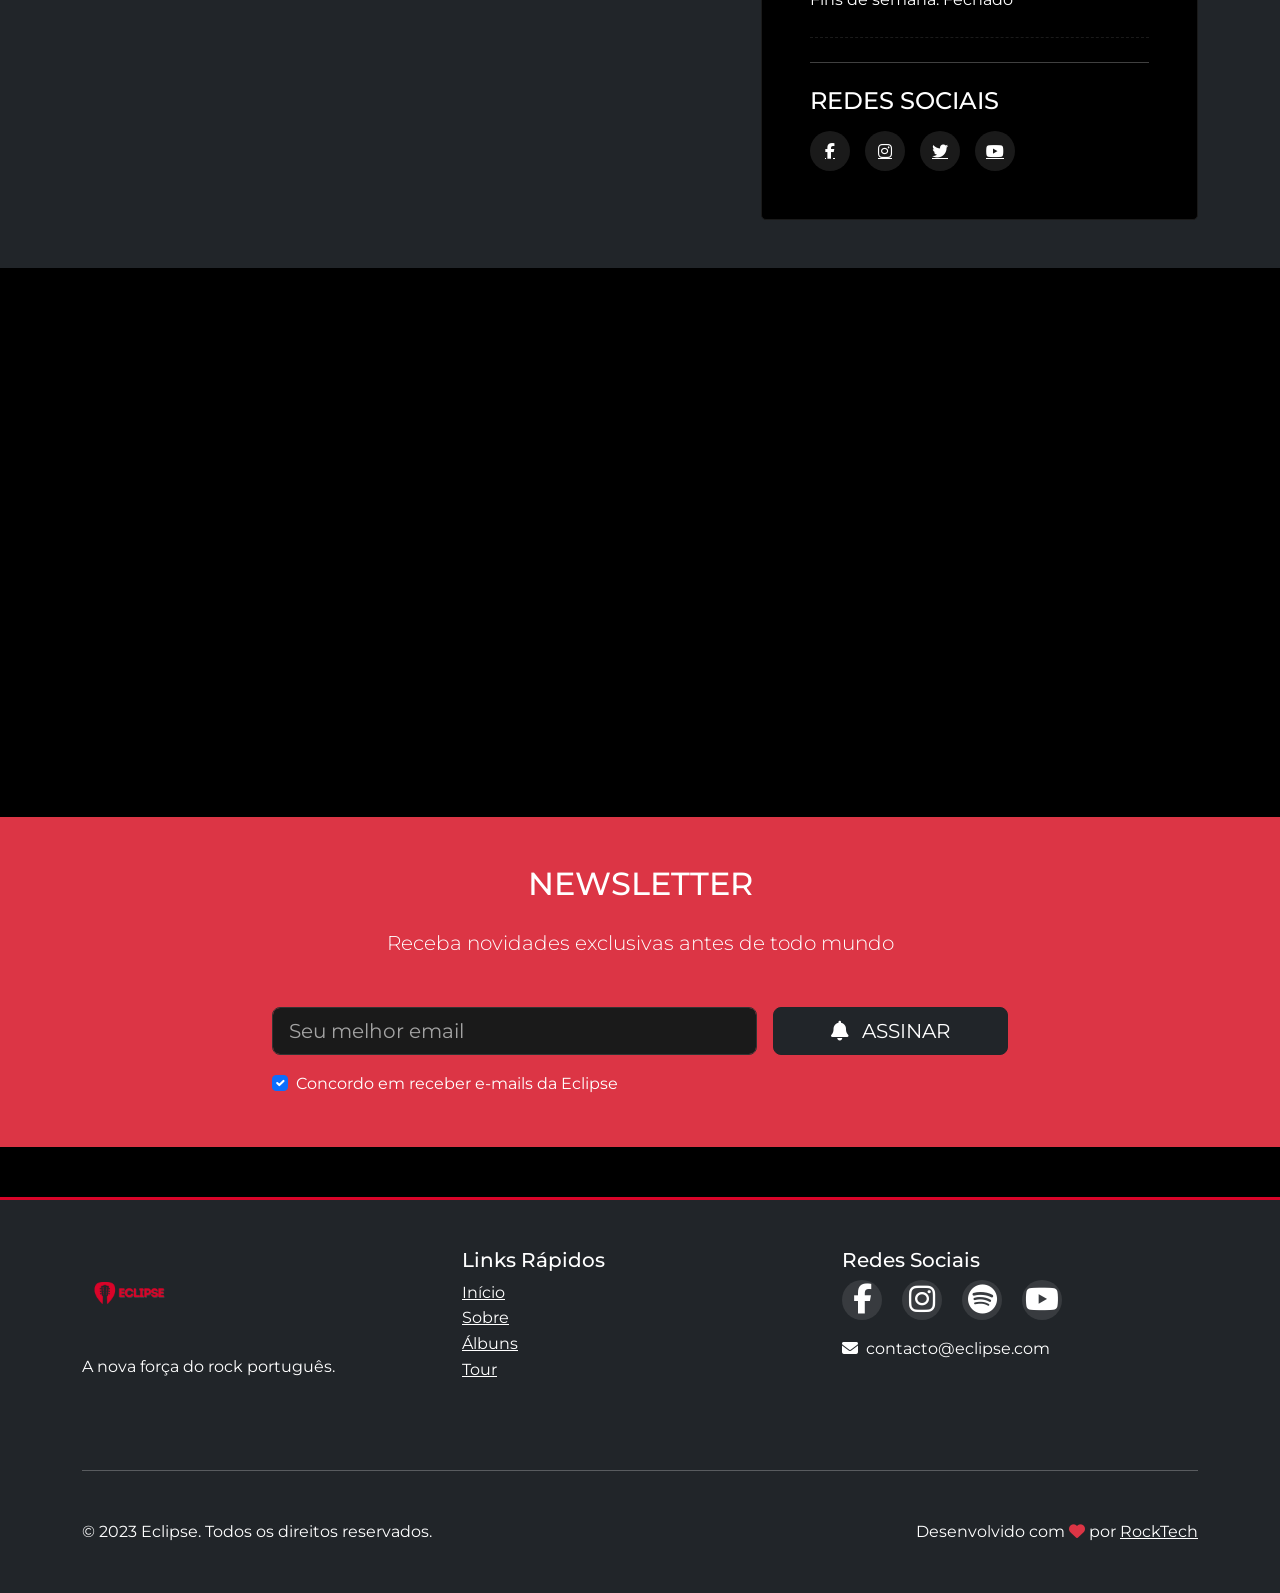
<file: bandsa/contactos.html>
<!DOCTYPE html>
<html lang="pt-BR">
<head>
    <meta charset="UTF-8">
    <meta name="viewport" content="width=device-width, initial-scale=1.0">
    <meta name="description" content="Entre em contato com a banda Eclipse. Reservas para shows, imprensa, fã-clube e informações comerciais.">
    <meta name="keywords" content="contato Eclipse, agendar show, imprensa banda, fã-clube Eclipse, email banda">
    <title>Eclipse | Contactos - Fale com a Banda</title>
    
    <!-- Bootstrap CSS -->
    <link href="https://cdn.jsdelivr.net/npm/bootstrap@5.3.0/dist/css/bootstrap.min.css" rel="stylesheet">
    
    <!-- Google Fonts -->
    <link href="https://fonts.googleapis.com/css2?family=Montserrat:wght@400;700;900&family=Playfair+Display:wght@700&display=swap" rel="stylesheet">
    
    <!-- Font Awesome -->
    <link rel="stylesheet" href="https://cdnjs.cloudflare.com/ajax/libs/font-awesome/6.4.0/css/all.min.css">
    
    <!-- CSS Personalizado -->
    <link rel="stylesheet" href="css/style.css">
</head>
<body class="bg-black">
    <!-- Cabeçalho -->
    <header class="bg-dark py-3 sticky-top">
        <div class="container">
            <div class="row align-items-center">
                <div class="col-md-4">
                    <img src="imagens/Logotipo para banda.png" alt="Eclipse Logo" class="img-fluid" width="80">
                </div>
                <div class="col-md-8">
                    <nav class="navbar navbar-expand-lg navbar-dark">
                        <div class="container-fluid">
                            <button class="navbar-toggler" type="button" data-bs-toggle="collapse" data-bs-target="#navbarNav">
                                <span class="navbar-toggler-icon"></span>
                            </button>
                            <div class="collapse navbar-collapse" id="navbarNav">
                                <ul class="navbar-nav ms-auto">
                                    <li class="nav-item"><a class="nav-link active" href="index.html">Início</a></li>
                                    <li class="nav-item"><a class="nav-link" href="sobre.html">Sobre</a></li>
                                    <li class="nav-item"><a class="nav-link" href="albuns.html">Álbuns</a></li>
                                    <li class="nav-item"><a class="nav-link" href="tour.html">Tour</a></li>
                                    <li class="nav-item"><a class="nav-link" href="contactos.html">Contactos</a></li>
                                </ul>
                                <!-- Adicionar dentro da <div class="collapse navbar-collapse" id="navbarNav"> -->
                                <div class="d-flex ms-3">
                                    <a href="php/login.php" class="btn btn-outline-light">
                                        <i class="fas fa-user me-2"></i>Entrar
                                    </a>
                                </div>
                            </div>
                        </div>
                    </nav>
                </div>
            </div>
        </div>
    </header>

    <!-- Hero Section -->
    <section class="contact-hero">
        <div class="container h-100">
            <div class="row h-100 align-items-center">
                <div class="col-12 text-center">
                    <h1 class="display-3 fw-bold mb-4">FALE COM A ECLIPSE</h1>
                    <p class="lead">Estamos sempre abertos para conversar com nossos fãs e parceiros</p>
                </div>
            </div>
        </div>
    </section>

    <!-- Seção de Contato -->
    <section class="py-5 bg-dark">
        <div class="container">
            <div class="row g-5">
                <!-- Formulário -->
                <div class="col-lg-7">
                    <div class="contact-form-box p-4 p-lg-5">
                        <h2 class="mb-4"><i class="fas fa-envelope me-3"></i>ENVIE UMA MENSAGEM</h2>
                        
                        <form id="contactForm" class="needs-validation" novalidate>
                            <div class="row g-3">
                                <div class="col-md-6">
                                    <label for="firstName" class="form-label">Nome *</label>
                                    <input id="firstName" name="firstName" type="text" class="form-control" required>
                                    <div class="invalid-feedback">Insira o seu nome.</div>
                                </div>
                                <div class="col-md-6">
                                    <label for="lastName" class="form-label">Apelido *</label>
                                    <input id="lastName" name="lastName" type="text" class="form-control" required>
                                    <div class="invalid-feedback">Insira o seu apelido.</div>
                                </div>

                                <div class="col-md-6">
                                    <label for="dob" class="form-label">Data de Nascimento *</label>
                                    <input id="dob" name="dob" type="date" class="form-control" required>
                                    <div class="invalid-feedback">Data de nascimento obrigatória.</div>
                                </div>

                                <div class="col-md-6">
                                    <label for="phone" class="form-label">Telefone *</label>
                                    <input id="phone" name="phone" type="tel" class="form-control" pattern="\+?[0-9\s\-()]{6,}" required>
                                    <div class="invalid-feedback">Telefone inválido (mínimo 6 dígitos).</div>
                                </div>

                                <div class="col-md-6">
                                    <label for="email" class="form-label">Email *</label>
                                    <input id="email" name="email" type="email" class="form-control" required>
                                    <div class="invalid-feedback">Insira um email válido.</div>
                                </div>

                                <div class="col-md-6">
                                    <label for="subject" class="form-label">Assunto *</label>
                                    <input id="subject" name="subject" type="text" class="form-control" required>
                                    <div class="invalid-feedback">Assunto obrigatório.</div>
                                </div>

                                <div class="col-12">
                                    <label for="message" class="form-label">Mensagem *</label>
                                    <textarea id="message" name="message" rows="5" class="form-control" required minlength="5"></textarea>
                                    <div class="invalid-feedback">Mensagem obrigatória (mínimo 5 caracteres).</div>
                                </div>

                                <div class="col-12">
                                    <div class="form-check">
                                        <input id="consent" name="consent" class="form-check-input" type="checkbox" required>
                                        <label class="form-check-label" for="consent">Concordo com a política de privacidade *</label>
                                        <div class="invalid-feedback">É necessário concordar.</div>
                                    </div>
                                </div>

                                <div class="col-12">
                                    <button id="contactSubmit" class="btn btn-danger" type="submit">
                                        <i class="fas fa-paper-plane me-2"></i>ENVIAR
                                    </button>
                                </div>
                            </div>
                        </form>

                        <div id="successMessage" class="alert alert-success mt-3 d-none">Mensagem enviada com sucesso. Obrigado.</div>
                        <div id="errorMessage" class="alert alert-danger mt-3 d-none"></div>
                    </div>
                </div>
                
                <!-- Informações de Contato -->
                <div class="col-lg-5">
                    <div class="contact-info-box p-4 p-lg-5 h-100">
                        <h2 class="mb-4"><i class="fas fa-info-circle me-3"></i>INFORMAÇÕES</h2>
                        
                        <div class="contact-item mb-4">
                            <h4><i class="fas fa-users me-2"></i> Fã-clube</h4>
                            <p>Junte-se à nossa comunidade exclusiva de fãs</p>
                            <a href="#" class="btn btn-outline-light btn-sm">
                                <i class="fas fa-plus me-1"></i> Inscreva-se
                            </a>
                        </div>
                        
                        <div class="contact-item mb-4">
                            <h4><i class="fas fa-microphone me-2"></i> Imprensa</h4>
                            <p>Contato para entrevistas e materiais de imprensa</p>
                            <a href="mailto:press@eclipse.com" class="text-danger">press@eclipse.com</a>
                        </div>
                        
                        <div class="contact-item mb-4">
                            <h4><i class="fas fa-calendar-check me-2"></i> Reservas</h4>
                            <p>Agendamento de shows e eventos</p>
                            <a href="mailto:bookings@eclipse.com" class="text-danger">bookings@eclipse.com</a>
                        </div>
                        
                        <div class="contact-item mb-4">
                            <h4><i class="fas fa-building me-2"></i> Escritório</h4>
                            <address>
                                <i class="fas fa-map-marker-alt text-danger me-2"></i>
                                Rua da Música, 123<br>
                                1200-000 Lisboa, Portugal
                            </address>
                            <a href="tel:+351123456789" class="text-decoration-none">
                                <i class="fas fa-phone text-danger me-2"></i> +351 123 456 789
                            </a>
                        </div>
                        
                        <div class="contact-item">
                            <h4><i class="fas fa-clock me-2"></i> Horário</h4>
                            <p>Segunda a Sexta: 10h - 18h</p>
                            <p class="mb-0">Fins de semana: Fechado</p>
                        </div>
                        
                        <hr class="my-4 bg-secondary">
                        
                        <h4 class="mb-3">REDES SOCIAIS</h4>
                        <div class="social-links">
                            <a href="#" class="social-link"><i class="fab fa-facebook-f"></i></a>
                            <a href="#" class="social-link"><i class="fab fa-instagram"></i></a>
                            <a href="#" class="social-link"><i class="fab fa-twitter"></i></a>
                            <a href="#" class="social-link"><i class="fab fa-youtube"></i></a>
                           
                        </div>
                    </div>
                </div>
            </div>
        </div>
    </section>

    <!-- Mapa -->
    <section class="py-0">
        <div class="container-fluid px-0">
            <div class="ratio ratio-21x9">
                <iframe src="https://www.google.com/maps/embed?pb=!1m18!1m12!1m3!1d3113.073614755682!2d-9.142356684759227!3d38.71389477959946!2m3!1f0!2f0!3f0!3m2!1i1024!2i768!4f13.1!3m3!1m2!1s0x0%3A0x0!2zMzjCsDQyJzUwLjAiTiA5wrAwOCcyNy4wIlc!5e0!3m2!1spt-BR!2sbr!4v1620000000000!5m2!1spt-BR!2sbr" allowfullscreen="" loading="lazy"></iframe>
            </div>
        </div>
    </section>

    <!-- Newsletter -->
    <section class="py-5 bg-danger text-white">
        <div class="container">
            <div class="row justify-content-center">
                <div class="col-lg-8 text-center">
                    <h2 class="mb-4">NEWSLETTER</h2>
                    <p class="lead mb-5">Receba novidades exclusivas antes de todo mundo</p>
                    
                    <form class="row g-3 justify-content-center">
                        <div class="col-md-8">
                            <input type="email" class="form-control form-control-lg" placeholder="Seu melhor email" required>
                        </div>
                        <div class="col-md-4">
                            <button type="submit" class="btn btn-dark btn-lg w-100">
                                <i class="fas fa-bell me-2"></i> ASSINAR
                            </button>
                        </div>
                        <div class="col-12">
                            <div class="form-check text-start">
                                <input class="form-check-input" type="checkbox" id="newsletterCheck" checked>
                                <label class="form-check-label" for="newsletterCheck">
                                    Concordo em receber e-mails da Eclipse
                                </label>
                            </div>
                        </div>
                    </form>
                </div>
            </div>
        </div>
    </section>

    <!-- Rodapé -->
    <footer class="bg-dark text-white py-5">
        <div class="container">
            <div class="row">
                <div class="col-md-4 mb-4">
                    <img src="imagens/Logotipo para banda.png" alt="Eclipse Logo" class="img-fluid" width="90">
                    <p class="mt-3">A nova força do rock português.</p>
                </div>
                <div class="col-md-4 mb-4">
                    <h5>Links Rápidos</h5>
                    <ul class="list-unstyled">
                        <li><a href="index.html" class="text-white">Início</a></li>
                        <li><a href="sobre.html" class="text-white">Sobre</a></li>
                        <li><a href="albuns.html" class="text-white">Álbuns</a></li>
                        <li><a href="tour.html" class="text-white">Tour</a></li>
                    </ul>
                </div>
                <div class="col-md-4 mb-4">
                    <h5>Redes Sociais</h5>
                    <div class="social-icons">
                        <a href="#" class="text-white me-3"><i class="fab fa-facebook-f fa-lg"></i></a>
                        <a href="#" class="text-white me-3"><i class="fab fa-instagram fa-lg"></i></a>
                        <a href="#" class="text-white me-3"><i class="fab fa-spotify fa-lg"></i></a>
                        <a href="#" class="text-white"><i class="fab fa-youtube fa-lg"></i></a>
                    </div>
                    <div class="mt-3">
                        <p><i class="fas fa-envelope me-2"></i>contacto@eclipse.com</p>
                    </div>
                </div>
            </div>
             <hr class="my-5 bg-secondary">
            <div class="row">
                <div class="col-md-6 text-center text-md-start">
                    <p class="mb-0">&copy; 2023 Eclipse. Todos os direitos reservados.</p>
                </div>
                <div class="col-md-6 text-center text-md-end">
                    <p class="mb-0">Desenvolvido com <i class="fas fa-heart text-danger"></i> por <a href="#" class="text-white">RockTech</a></p>
                </div>
            </div>
        </div>
        </div>
    </footer>

    <!-- Bootstrap JS -->
    <script src="https://cdn.jsdelivr.net/npm/bootstrap@5.3.0/dist/js/bootstrap.bundle.min.js"></script>
    
    <!-- Script do Formulário -->
    <script>
  (function() {
    'use strict';
    const form = document.getElementById('contactForm');
    const successBox = document.getElementById('successMessage');
    const errorBox = document.getElementById('errorMessage');
    const submitBtn = document.getElementById('contactSubmit');

    function validateDobNotFuture(value) {
      if (!value) return false;
      const d = new Date(value);
      const today = new Date();
      return d <= today;
    }

    form.addEventListener('submit', async function(e){
      e.preventDefault();
      errorBox.classList.add('d-none');
      successBox.classList.add('d-none');

      // HTML5 validation
      if (!form.checkValidity()) {
        form.classList.add('was-validated');
        return;
      }

      // extra client-side validation: date not future
      const dob = document.getElementById('dob').value;
      if (!validateDobNotFuture(dob)) {
        errorBox.textContent = 'Data de nascimento inválida.';
        errorBox.classList.remove('d-none');
        return;
      }

      submitBtn.disabled = true;
      submitBtn.innerHTML = '<i class="fas fa-spinner fa-spin me-2"></i> Enviando...';

      const data = new FormData(form);
      const xhr = new XMLHttpRequest();
      xhr.open('POST', 'php/contact-send.php', true);
      xhr.setRequestHeader('X-Requested-With', 'XMLHttpRequest');
      xhr.onreadystatechange = function() {
        if (xhr.readyState === 4) {
          submitBtn.disabled = false;
          submitBtn.innerHTML = '<i class="fas fa-paper-plane me-2"></i>ENVIAR';
          if (xhr.status === 200) {
            try {
              const json = JSON.parse(xhr.responseText);
              if (json.success) {
                form.reset();
                form.classList.remove('was-validated');
                successBox.classList.remove('d-none');
                setTimeout(() => successBox.classList.add('d-none'), 5000);
              } else {
                errorBox.textContent = json.message || 'Erro ao enviar a mensagem.';
                errorBox.classList.remove('d-none');
              }
            } catch (parseErr) {
              errorBox.textContent = 'Erro ao processar resposta do servidor.';
              errorBox.classList.remove('d-none');
            }
          } else {
            errorBox.textContent = 'Erro de comunicação com o servidor.';
            errorBox.classList.remove('d-none');
          }
        }
      };
      xhr.send(data);
    }, false);
  })();
</script>




</body>
</html>
</file>
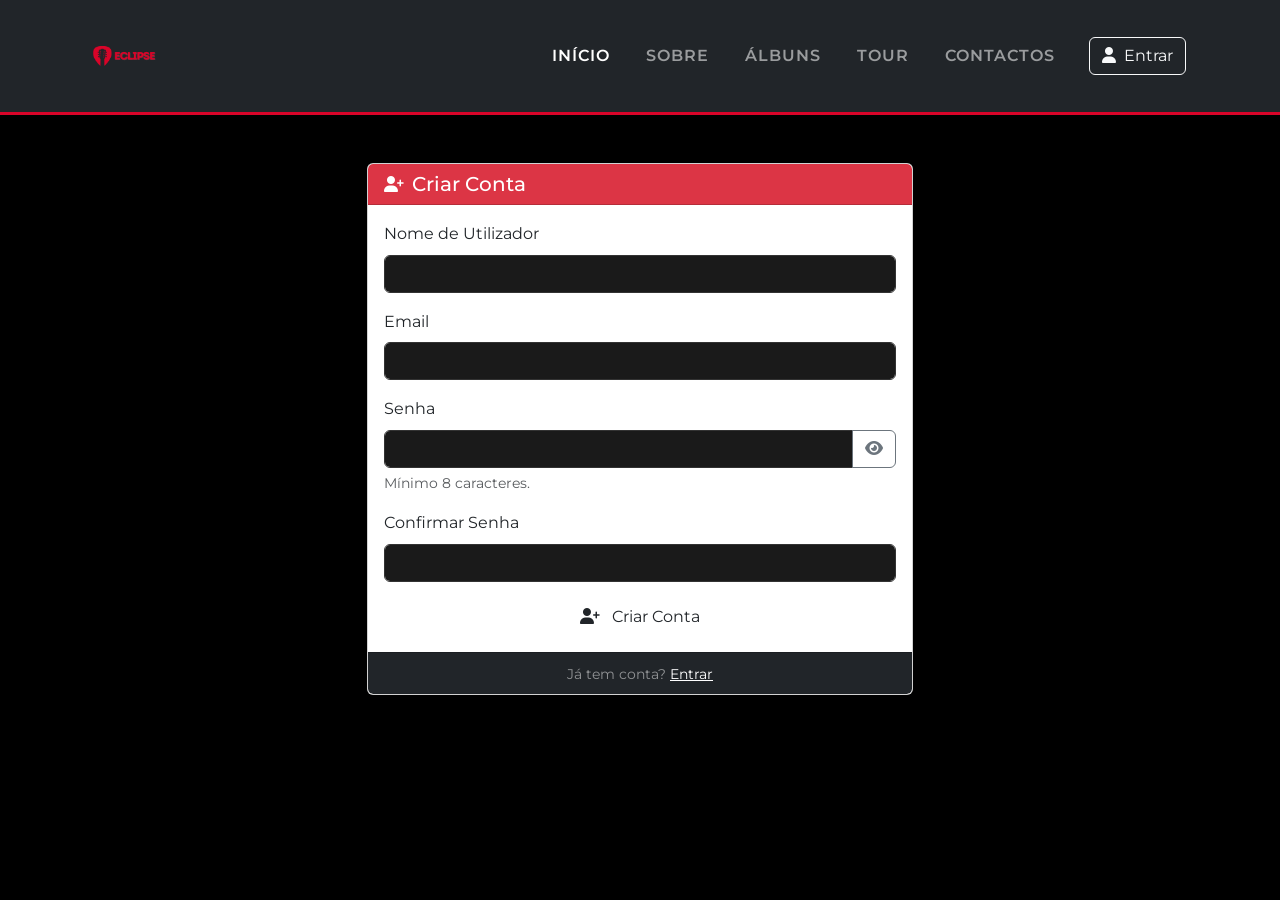
<file: bandsa/criar-conta.html>
<!DOCTYPE html>
<html lang="pt">
<head>
    <meta charset="UTF-8">
    <meta name="viewport" content="width=device-width, initial-scale=1.0">
    <meta name="description" content="Eclipse - A revolução do rock moderno. Ouça nossos sucessos, compre ingressos para os shows e conheça nossa história.">
    <meta name="keywords" content="Eclipse banda, rock alternativo, música portuguesa, tour 2023, álbum Eclipse">
    <title>Eclipse | Página Oficial</title>
    
    <!-- Bootstrap CSS -->
    <link href="https://cdn.jsdelivr.net/npm/bootstrap@5.3.0/dist/css/bootstrap.min.css" rel="stylesheet">
    
    <!-- Google Fonts -->
    <link href="https://fonts.googleapis.com/css2?family=Montserrat:wght@400;700;900&display=swap" rel="stylesheet">
    
    <!-- Font Awesome -->
    <link rel="stylesheet" href="https://cdnjs.cloudflare.com/ajax/libs/font-awesome/6.4.0/css/all.min.css">
    
    <!-- CSS Personalizado -->
    <link rel="stylesheet" href="css/style.css">

   
</head>
<body>
    <!-- Cabeçalho -->
    <header class="bg-dark py-3 sticky-top">
        <div class="container">
            <div class="row align-items-center">
                <div class="col-md-4">
                    <img src="imagens/Logotipo para banda.png" alt="Eclipse Logo" class="img-fluid" width="80">
                </div>
                <div class="col-md-8">
                    <nav class="navbar navbar-expand-lg navbar-dark">
                        <div class="container-fluid">
                            <button class="navbar-toggler" type="button" data-bs-toggle="collapse" data-bs-target="#navbarNav">
                                <span class="navbar-toggler-icon"></span>
                            </button>
                            <div class="collapse navbar-collapse" id="navbarNav">
                                <ul class="navbar-nav ms-auto">
                                    <li class="nav-item"><a class="nav-link active" href="index.html">Início</a></li>
                                    <li class="nav-item"><a class="nav-link" href="sobre.html">Sobre</a></li>
                                    <li class="nav-item"><a class="nav-link" href="albuns.html">Álbuns</a></li>
                                    <li class="nav-item"><a class="nav-link" href="tour.html">Tour</a></li>
                                    <li class="nav-item"><a class="nav-link" href="contactos.html">Contactos</a></li>
                                </ul>
                                <div class="d-flex ms-3">
                                    <button class="btn btn-outline-light" data-bs-toggle="modal" data-bs-target="#loginModal">
                                        <i class="fas fa-user me-2"></i>Entrar
                                    </button>
                                </div>
                            </div>
                        </div>
                    </nav>
                </div>
            </div>
        </div>
    </header>


  <main class="py-5">
    <div class="container">
      <div class="row justify-content-center">
        <div class="col-12 col-md-8 col-lg-6">
          <div class="card card-eclipse shadow-lg overflow-hidden">
            <div class="card-header bg-danger text-white d-flex align-items-center">
              <i class="fas fa-user-plus me-2"></i>
              <h5 class="mb-0">Criar Conta</h5>
            </div>

            <div class="card-body">
              <div id="alertBox" class="alert d-none" role="alert"></div>

              <form id="registerForm" novalidate>
                <div class="mb-3">
                  <label class="form-label">Nome de Utilizador</label>
                  <input name="username" id="username" class="form-control dark" required>
                  <div class="invalid-feedback">Nome de utilizador obrigatório.</div>
                </div>

                <div class="mb-3">
                  <label class="form-label">Email</label>
                  <input name="email" id="email" type="email" class="form-control dark" required>
                  <div class="invalid-feedback">Email inválido.</div>
                </div>

                <div class="mb-3">
                  <label class="form-label">Senha</label>
                  <div class="input-group">
                    <input id="password" name="password" type="password" class="form-control dark" required minlength="8">
                    <button type="button" class="btn btn-outline-secondary" id="togglePwd" title="Mostrar/Ocultar">
                      <i class="fas fa-eye"></i>
                    </button>
                  </div>
                  <div class="form-text text-muted">Mínimo 8 caracteres.</div>
                </div>

                <div class="mb-3">
                  <label class="form-label">Confirmar Senha</label>
                  <input id="password_confirm" name="password_confirm" type="password" class="form-control dark" required>
                  <div class="invalid-feedback">As senhas têm de coincidir.</div>
                </div>

                <div class="d-grid">
                  <button id="submitBtn" class="btn btn-eclipse" type="submit">
                    <i class="fas fa-user-plus me-2"></i> Criar Conta
                  </button>
                </div>
              </form>
            </div>

            <div class="card-footer bg-dark text-center">
              <small class="text-white-50">Já tem conta? <a href="criar-conta.html" class="text-white">Entrar</a></small>
            </div>
          </div>
        </div>
      </div>
    </div>
  </main>

  <script>
    // UI helpers
    const alertBox = document.getElementById('alertBox');
    function showAlert(message, type = 'danger') {
      alertBox.className = 'alert alert-' + type;
      alertBox.textContent = message;
      alertBox.classList.remove('d-none');
    }

    // Password toggle
    document.getElementById('togglePwd')?.addEventListener('click', function () {
      const pwd = document.getElementById('password');
      const icon = this.querySelector('i');
      if (pwd.type === 'password') { pwd.type = 'text'; icon.classList.replace('fa-eye','fa-eye-slash'); }
      else { pwd.type = 'password'; icon.classList.replace('fa-eye-slash','fa-eye'); }
    });

    // Submit via fetch to php/register.php
    document.getElementById('registerForm').addEventListener('submit', async function (e) {
      e.preventDefault();
      alertBox.classList.add('d-none');

      // Simple client-side validation
      const form = e.target;
      if (!form.checkValidity()) {
        form.classList.add('was-validated');
        return;
      }
      const pwd = document.getElementById('password').value;
      const pwdc = document.getElementById('password_confirm').value;
      if (pwd.length < 8) { showAlert('Senha deve ter pelo menos 8 caracteres.'); return; }
      if (pwd !== pwdc) { showAlert('As senhas não coincidem.'); return; }

      const btn = document.getElementById('submitBtn');
      btn.disabled = true;
      btn.innerHTML = '<i class="fas fa-spinner fa-spin me-2"></i>Carregando...';

      try {
        const data = new FormData(form);
        const res = await fetch('php/register.php', { method: 'POST', body: data });
        const json = await res.json();
        if (json.success) {
          showAlert('Conta criada com sucesso. A redirecionar...', 'success');
          setTimeout(()=> window.location.href = 'login.php', 1400);
        } else {
          showAlert(json.message || 'Erro ao criar conta.');
        }
      } catch (err) {
        showAlert('Erro de comunicação com o servidor.');
      } finally {
        btn.disabled = false;
        btn.innerHTML = '<i class="fas fa-user-plus me-2"></i> Criar Conta';
      }
    });
  </script>

  <script src="https://cdn.jsdelivr.net/npm/bootstrap@5.3.0/dist/js/bootstrap.bundle.min.js"></script>
</body>
</html>
</file>
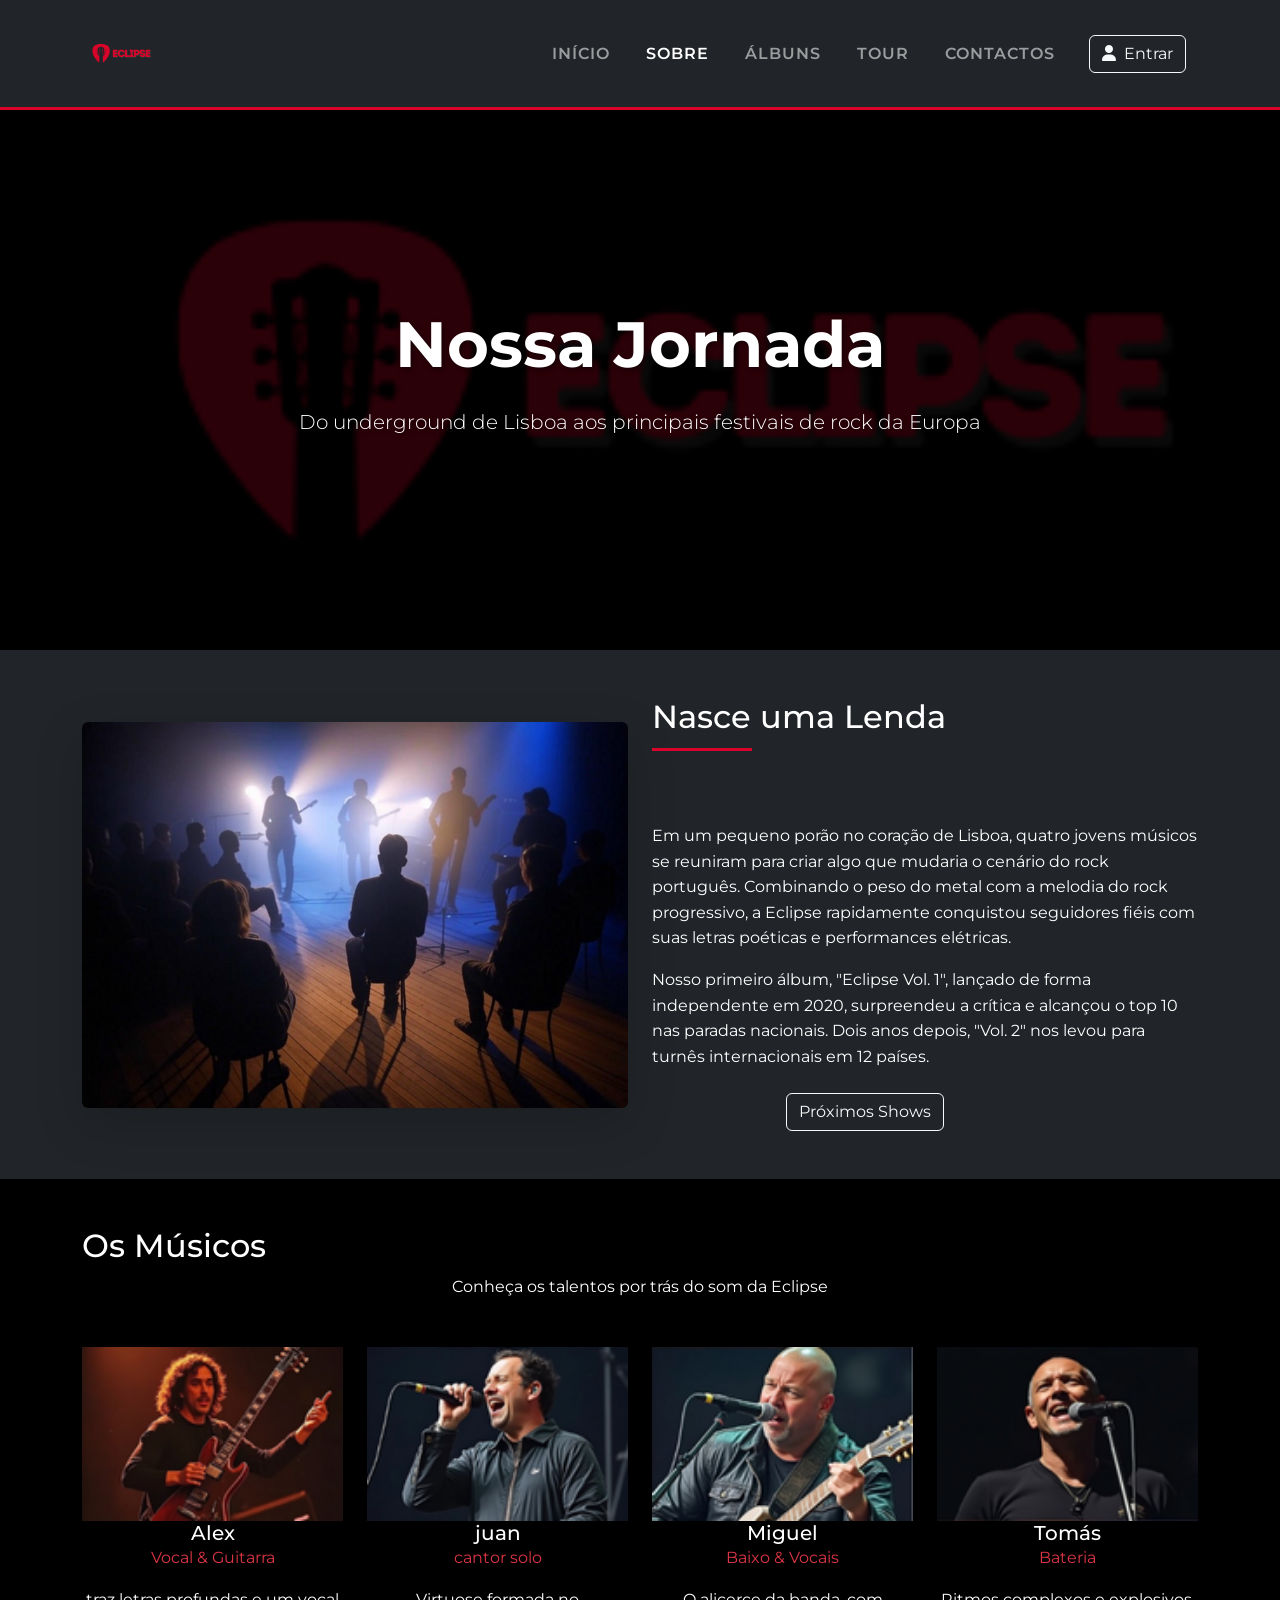
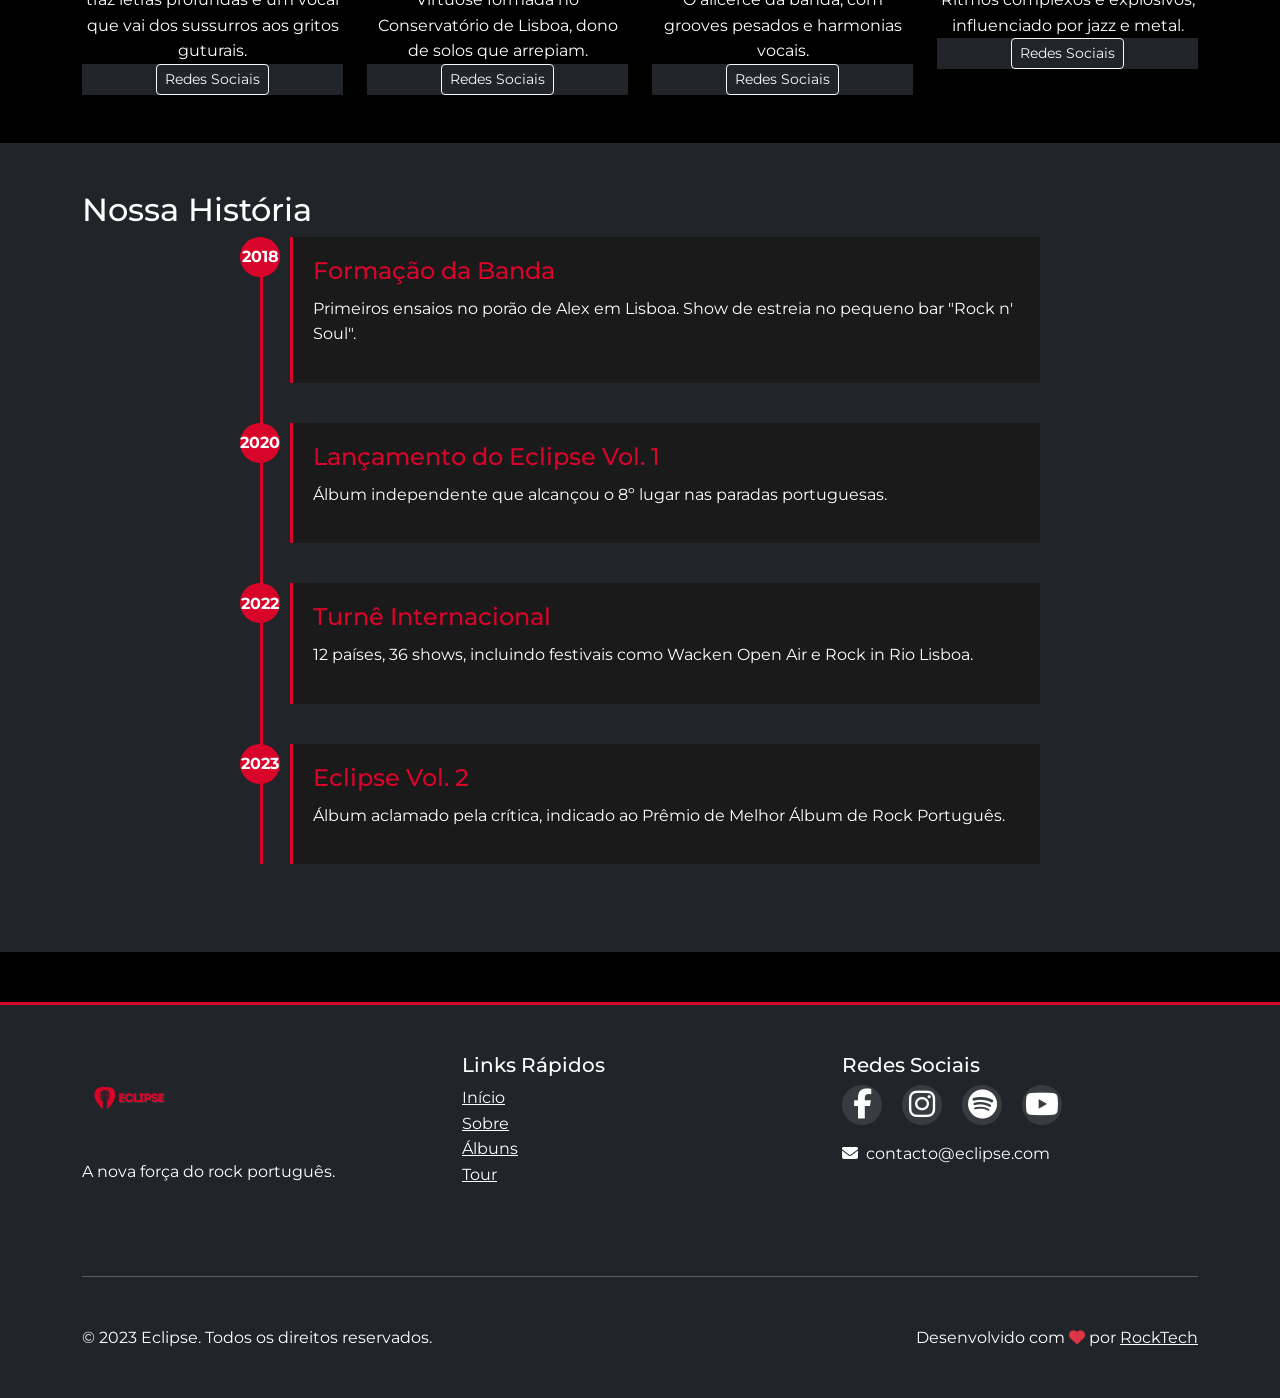
<file: bandsa/sobre.html>
<!DOCTYPE html>
<html lang="pt">
<head>
    <meta charset="UTF-8">
    <meta name="viewport" content="width=device-width, initial-scale=1.0">
    <meta name="description" content="Conheça a Eclipse: história, membros e a revolução do rock moderno. Da fundação em Lisboa aos palcos internacionais.">
    <meta name="keywords" content="história Eclipse, biografia banda, membros Eclipse, discografia, rock português">
    <title>Eclipse | Sobre a Banda</title>
    
    <!-- Bootstrap CSS -->
    <link href="https://cdn.jsdelivr.net/npm/bootstrap@5.3.0/dist/css/bootstrap.min.css" rel="stylesheet">
    
    <!-- Google Fonts -->
    <link href="https://fonts.googleapis.com/css2?family=Montserrat:wght@400;700;900&family=Playfair+Display:wght@700&display=swap" rel="stylesheet">
    
    <!-- Font Awesome -->
    <link rel="stylesheet" href="https://cdnjs.cloudflare.com/ajax/libs/font-awesome/6.4.0/css/all.min.css">
    
    <!-- CSS Personalizado -->
    <link rel="stylesheet" href="css/style.css">
</head>
<body>
    <!-- Cabeçalho -->
    <header class="bg-dark py-3 sticky-top">
        <div class="container">
            <div class="row align-items-center">
                <div class="col-md-4">
                    <img src="imagens/Logotipo para banda.png" alt="Eclipse Logo" class="img-fluid" width="75">
                </div>
                <div class="col-md-8">
                    <nav class="navbar navbar-expand-lg navbar-dark">
                        <div class="container-fluid">
                            <button class="navbar-toggler" type="button" data-bs-toggle="collapse" data-bs-target="#navbarNav">
                                <span class="navbar-toggler-icon"></span>
                            </button>
                            <div class="collapse navbar-collapse" id="navbarNav">
                                <ul class="navbar-nav ms-auto">
                                    <li class="nav-item"><a class="nav-link" href="index.html">Início</a></li>
                                    <li class="nav-item"><a class="nav-link active" href="sobre.html">Sobre</a></li>
                                    <li class="nav-item"><a class="nav-link" href="albuns.html">Álbuns</a></li>
                                    <li class="nav-item"><a class="nav-link" href="tour.html">Tour</a></li>
                                    <li class="nav-item"><a class="nav-link" href="contactos.html">Contactos</a></li>
                                </ul>

                                <!-- Botão de Login -->
                                <div class="d-flex ms-3">
                                    <a href="php/login.php" class="btn btn-outline-light">
                                        <i class="fas fa-user me-2"></i>Entrar
                                    </a>
                                </div>
                            </div>
                        </div>
                    </nav>
                </div>
            </div>
        </div>
    </header>

    <!-- Hero Section -->
    <section class="about-hero d-flex align-items-center">
        <div class="container">
            <div class="row">
                <div class="col-lg-8 mx-auto text-center">
                    <h1 class="display-3 fw-bold mb-4">Nossa Jornada</h1>
                    <p class="lead">Do underground de Lisboa aos principais festivais de rock da Europa</p>
                </div>
            </div>
        </div>
    </section>

    <!-- História da Banda -->
    <section class="py-5 bg-dark">
        <div class="container">
            <div class="row align-items-center">
                <div class="col-lg-6 mb-4 mb-lg-0">
                    <img src="imagens/estudio.png" alt="Eclipse no estúdio" class="img-fluid rounded shadow-lg">
                </div>
                <div class="col-lg-6">
                    <h2 class="section-title-left">Nasce uma Lenda</h2>
                    <p class="text-muted">Fundada em 2018</p>
                    <p>Em um pequeno porão no coração de Lisboa, quatro jovens músicos se reuniram para criar algo que mudaria o cenário do rock português. Combinando o peso do metal com a melodia do rock progressivo, a Eclipse rapidamente conquistou seguidores fiéis com suas letras poéticas e performances elétricas.</p>
                    <p>Nosso primeiro álbum, "Eclipse Vol. 1", lançado de forma independente em 2020, surpreendeu a crítica e alcançou o top 10 nas paradas nacionais. Dois anos depois, "Vol. 2" nos levou para turnês internacionais em 12 países.</p>
                    <div class="mt-4">
                        <a href="albuns.html" class="btn btn-eclipse me-3">Discografia</a>
                        <a href="tour.html" class="btn btn-outline-light">Próximos Shows</a>
                    </div>
                </div>
            </div>
        </div>
    </section>

    <!-- Membros da Banda -->
    <section class="py-5 bg-black">
        <div class="container">
            <h2 class="section-title">Os Músicos</h2>
            <p class="text-center mb-5">Conheça os talentos por trás do som da Eclipse</p>
            
            <div class="row g-4">
                <!-- Membro 1 -->
                <div class="col-md-6 col-lg-3">
                    <div class="member-card card-eclipse h-100 text-center">
                        <img src="imagens/artista 1.png" class="card-img-top" alt="Alex - Vocalista">
                        <div class="card-body">
                            <h5 class="card-title">Alex</h5>
                            <p class="text-danger">Vocal & Guitarra</p>
                            <p class="card-text"> traz letras profundas e um vocal que vai dos sussurros aos gritos guturais.</p>
                        </div>
                        <div class="card-footer bg-dark">
                            <a href="#" class="btn btn-sm btn-outline-light">Redes Sociais</a>
                        </div>
                    </div>
                </div>
                
                <!-- Membro 2 -->
                <div class="col-md-6 col-lg-3">
                    <div class="member-card card-eclipse h-100 text-center">
                        <img src="imagens/art 2.png" class="card-img-top" alt="Rita - Guitarra">
                        <div class="card-body">
                            <h5 class="card-title">juan</h5>
                            <p class="text-danger">cantor solo</p>
                            <p class="card-text">Virtuose formada no Conservatório de Lisboa, dono de solos que arrepiam.</p>
                        </div>
                        <div class="card-footer bg-dark">
                            <a href="#" class="btn btn-sm btn-outline-light">Redes Sociais</a>
                        </div>
                    </div>
                </div>
                
                <!-- Membro 3 -->
                <div class="col-md-6 col-lg-3">
                    <div class="member-card card-eclipse h-100 text-center">
                        <img src="imagens/art 4.png" class="card-img-top" alt="Miguel - Baixo">
                        <div class="card-body">
                            <h5 class="card-title">Miguel</h5>
                            <p class="text-danger">Baixo & Vocais</p>
                            <p class="card-text">O alicerce da banda, com grooves pesados e harmonias vocais.</p>
                        </div>
                        <div class="card-footer bg-dark">
                            <a href="#" class="btn btn-sm btn-outline-light">Redes Sociais</a>
                        </div>
                    </div>
                </div>
                
                <!-- Membro 4 -->
                <div class="col-md-6 col-lg-3">
                    <div class="member-card card-eclipse h-100 text-center">
                        <img src="imagens/artista 3.png" class="card-img-top" alt="Tomás - Bateria">
                        <div class="card-body">
                            <h5 class="card-title">Tomás</h5>
                            <p class="text-danger">Bateria</p>
                            <p class="card-text">Ritmos complexos e explosivos, influenciado por jazz e metal.</p>
                        </div>
                        <div class="card-footer bg-dark">
                            <a href="#" class="btn btn-sm btn-outline-light">Redes Sociais</a>
                        </div>
                    </div>
                </div>
            </div>
        </div>
    </section>

    <!-- Linha do Tempo -->
    <section class="py-5 bg-dark">
        <div class="container">
            <h2 class="section-title">Nossa História</h2>
            
            <div class="timeline">
                <div class="timeline-item">
                    <div class="timeline-year">2018</div>
                    <div class="timeline-content">
                        <h4>Formação da Banda</h4>
                        <p>Primeiros ensaios no porão de Alex em Lisboa. Show de estreia no pequeno bar "Rock n' Soul".</p>
                    </div>
                </div>
                
                <div class="timeline-item">
                    <div class="timeline-year">2020</div>
                    <div class="timeline-content">
                        <h4>Lançamento do Eclipse Vol. 1</h4>
                        <p>Álbum independente que alcançou o 8º lugar nas paradas portuguesas.</p>
                    </div>
                </div>
                
                <div class="timeline-item">
                    <div class="timeline-year">2022</div>
                    <div class="timeline-content">
                        <h4>Turnê Internacional</h4>
                        <p>12 países, 36 shows, incluindo festivais como Wacken Open Air e Rock in Rio Lisboa.</p>
                    </div>
                </div>
                
                <div class="timeline-item">
                    <div class="timeline-year">2023</div>
                    <div class="timeline-content">
                        <h4>Eclipse Vol. 2</h4>
                        <p>Álbum aclamado pela crítica, indicado ao Prêmio de Melhor Álbum de Rock Português.</p>
                    </div>
                </div>
            </div>
        </div>
    </section>

    <!-- Rodapé -->
    <footer class="bg-dark text-white py-5">
        <div class="container">
            <div class="row">
                <div class="col-md-4 mb-4">
                    <img src="imagens/Logotipo para banda.png" alt="Eclipse Logo" class="img-fluid" width="90">
                    <p class="mt-3">A nova força do rock português.</p>
                </div>
                <div class="col-md-4 mb-4">
                    <h5>Links Rápidos</h5>
                    <ul class="list-unstyled">
                        <li><a href="index.html" class="text-white">Início</a></li>
                        <li><a href="sobre.html" class="text-white">Sobre</a></li>
                        <li><a href="albuns.html" class="text-white">Álbuns</a></li>
                        <li><a href="tour.html" class="text-white">Tour</a></li>
                    </ul>
                </div>
                <div class="col-md-4 mb-4">
                    <h5>Redes Sociais</h5>
                    <div class="social-icons">
                        <a href="#" class="text-white me-3"><i class="fab fa-facebook-f fa-lg"></i></a>
                        <a href="#" class="text-white me-3"><i class="fab fa-instagram fa-lg"></i></a>
                        <a href="#" class="text-white me-3"><i class="fab fa-spotify fa-lg"></i></a>
                        <a href="#" class="text-white"><i class="fab fa-youtube fa-lg"></i></a>
                    </div>
                    <div class="mt-3">
                        <p><i class="fas fa-envelope me-2"></i>contacto@eclipse.com</p>
                    </div>
                </div>
            </div>
             <hr class="my-5 bg-secondary">
            <div class="row">
                <div class="col-md-6 text-center text-md-start">
                    <p class="mb-0">&copy; 2023 Eclipse. Todos os direitos reservados.</p>
                </div>
                <div class="col-md-6 text-center text-md-end">
                    <p class="mb-0">Desenvolvido com <i class="fas fa-heart text-danger"></i> por <a href="#" class="text-white">RockTech</a></p>
                </div>
            </div>
        </div>
        </div>
    </footer>





    <!-- Bootstrap JS -->
    <script src="https://cdn.jsdelivr.net/npm/bootstrap@5.3.0/dist/js/bootstrap.bundle.min.js"></script>
</body>
</html>
</file>
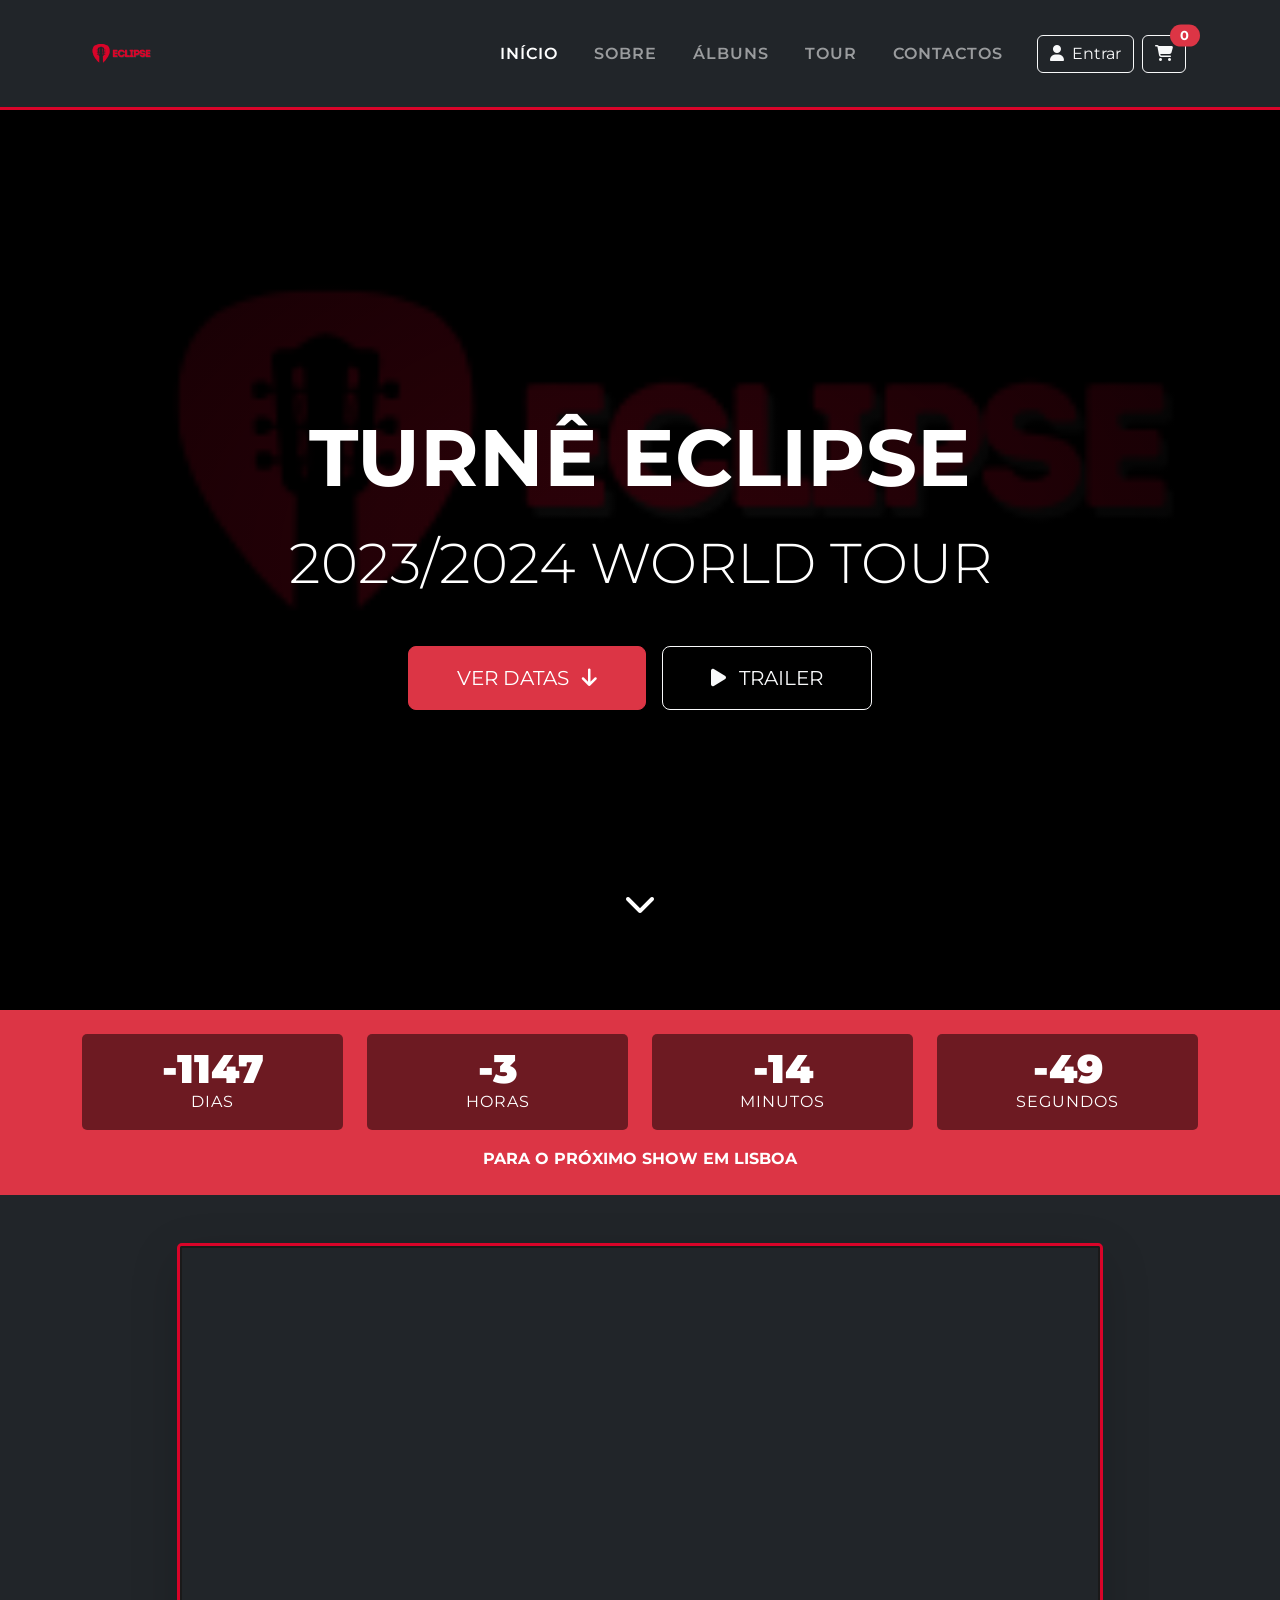
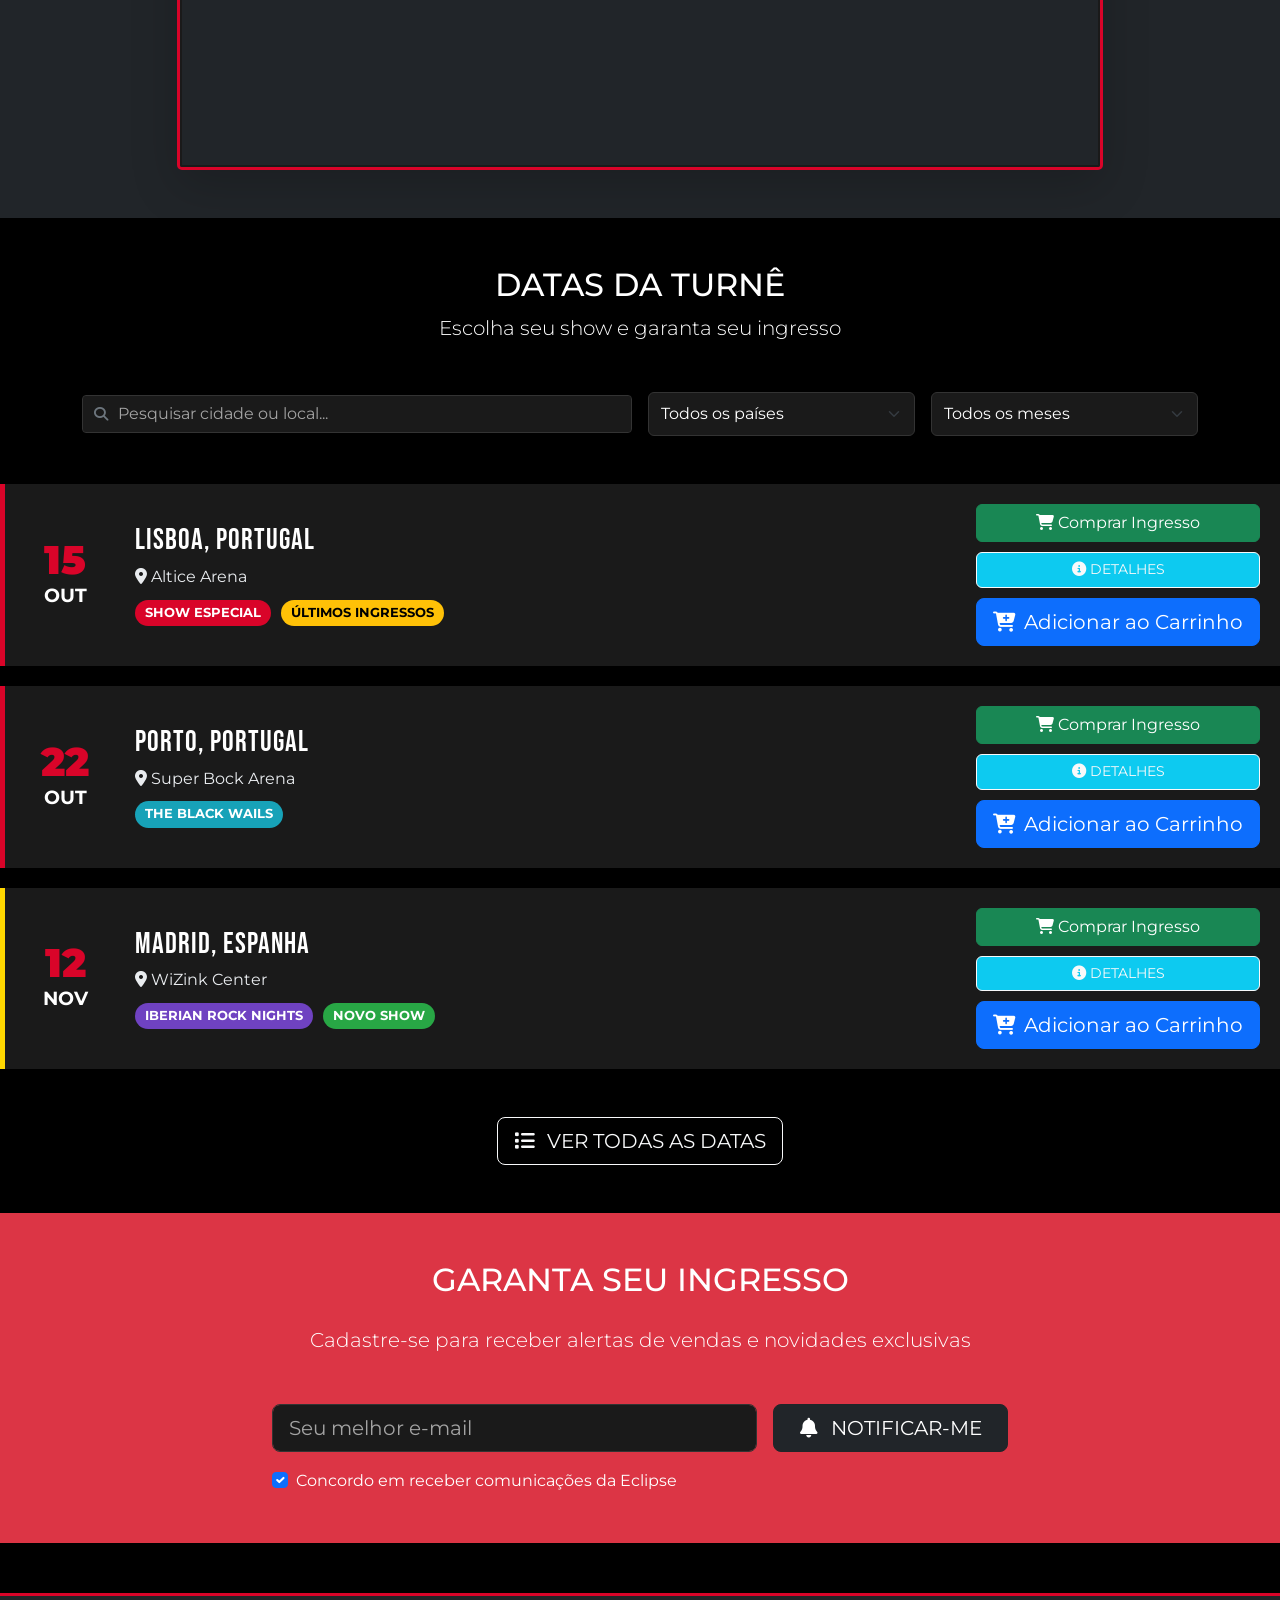
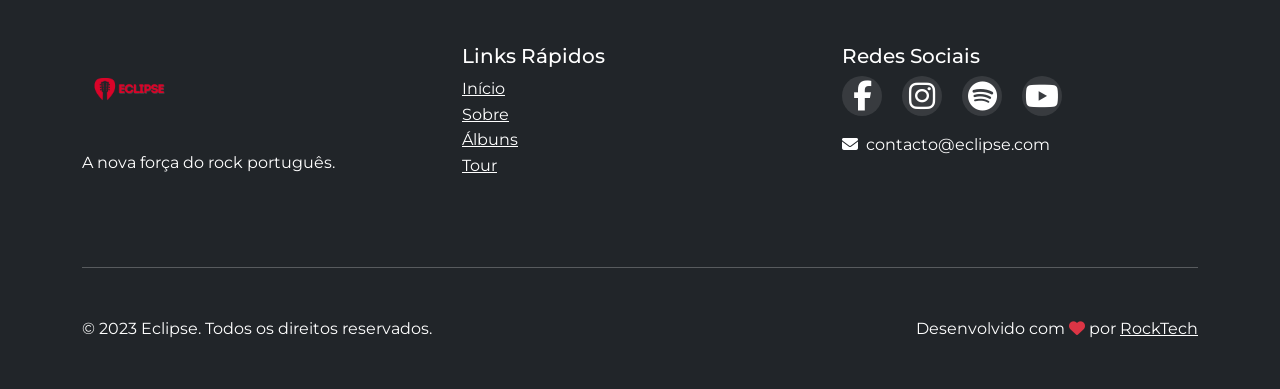
<file: bandsa/tour.html>
<!DOCTYPE html>
<html lang="pt-BR">
<head>
    <meta charset="UTF-8">
    <meta name="viewport" content="width=device-width, initial-scale=1.0">
    <meta name="description" content="Turnê Eclipse 2023/24 - Datas de shows, ingressos e informações exclusivas. Não perca a maior turnê de rock do ano!">
    <meta name="keywords" content="Eclipse turnê, shows Eclipse, datas concertos, ingressos rock, festival Eclipse 2023">
    <title>Eclipse | Turnê 2023/24 - A Maior Turnê de Rock do Ano</title>
    
    
    <!-- Bootstrap CSS -->
    <link href="https://cdn.jsdelivr.net/npm/bootstrap@5.3.0/dist/css/bootstrap.min.css" rel="stylesheet">
    
    <!-- Google Fonts -->
    <link href="https://fonts.googleapis.com/css2?family=Bebas+Neue&family=Montserrat:wght@400;700;900&display=swap" rel="stylesheet">
    
    <!-- Font Awesome -->
    <link rel="stylesheet" href="https://cdnjs.cloudflare.com/ajax/libs/font-awesome/6.4.0/css/all.min.css">
    
    <!-- Animate.css -->
    <link rel="stylesheet" href="https://cdnjs.cloudflare.com/ajax/libs/animate.css/4.1.1/animate.min.css">
    
    <!-- CSS Personalizado -->
    <link rel="stylesheet" href="css/style.css">
    
</head>

<body class="bg-black">
    <!-- Cabeçalho -->
<header class="bg-dark py-3 sticky-top">
        <div class="container">
            <div class="row align-items-center">
                <div class="col-md-4">
                    <img src="imagens/Logotipo para banda.png" alt="Eclipse Logo" class="img-fluid" width="75">
                </div>
                <div class="col-md-8">
                    <nav class="navbar navbar-expand-lg navbar-dark">
                        <div class="container-fluid">
                            <button class="navbar-toggler" type="button" data-bs-toggle="collapse" data-bs-target="#navbarNav">
                                <span class="navbar-toggler-icon"></span>
                            </button>
                            <div class="collapse navbar-collapse" id="navbarNav">
                                <ul class="navbar-nav ms-auto">
                                    <li class="nav-item"><a class="nav-link active" href="index.html">Início</a></li>
                                    <li class="nav-item"><a class="nav-link" href="sobre.html">Sobre</a></li>
                                    <li class="nav-item"><a class="nav-link" href="albuns.html">Álbuns</a></li>
                                    <li class="nav-item"><a class="nav-link" href="tour.html">Tour</a></li>
                                    <li class="nav-item"><a class="nav-link" href="contactos.html">Contactos</a></li>
                                </ul>

                                <!-- Botão de Login -->
                                <div class="d-flex ms-3">
                                    <a href="php/login.php" class="btn btn-outline-light me-2">
                                        <i class="fas fa-user me-2"></i>Entrar
                                    </a>

                                    <!-- Botão do Carrinho -->
                                    <a href="carrinho.php" class="btn btn-outline-light position-relative" title="Carrinho">
                                        <i class="fas fa-shopping-cart"></i>
                                        <span id="cartCount" class="position-absolute top-0 start-100 translate-middle badge rounded-pill bg-danger">0</span>
                                    </a>
                                </div>
                            </div>
                        </div>
                    </nav>
                </div>
            </div>
        </div>
    </header>
    <!-- Hero Section -->
    <section class="tour-hero">
        <div class="hero-overlay"></div>
        <div class="container h-100">
            <div class="row h-100 align-items-center">
                <div class="col-12 text-center">
                    <h1 class="display-1 fw-bold mb-4 animate__animated animate__fadeInDown">TURNÊ ECLIPSE</h1>
                    <h2 class="display-4 mb-5 animate__animated animate__fadeIn animate__delay-1s">2023/2024 WORLD TOUR</h2>
                    <div class="d-flex justify-content-center gap-3">
                        <a href="#datas" class="btn btn-lg btn-danger px-5 py-3 animate__animated animate__fadeInUp animate__delay-2s">
                            VER DATAS <i class="fas fa-arrow-down ms-2"></i>
                        </a>
                        <a href="#video" class="btn btn-lg btn-outline-light px-5 py-3 animate__animated animate__fadeInUp animate__delay-2s">
                            <i class="fas fa-play me-2"></i> TRAILER
                        </a>
                    </div>
                </div>
            </div>
        </div>
        <div class="scroll-down animate__animated animate__bounce animate__infinite">
            <i class="fas fa-chevron-down"></i>
        </div>
    </section>

    <!-- Countdown -->
    <section class="py-4 bg-danger">
        <div class="container">
            <div class="row text-center">
                <div class="col-md-3 col-6 mb-3 mb-md-0">
                    <div class="countdown-box">
                        <div id="days" class="countdown-number">00</div>
                        <div class="countdown-label">DIAS</div>
                    </div>
                </div>
                <div class="col-md-3 col-6 mb-3 mb-md-0">
                    <div class="countdown-box">
                        <div id="hours" class="countdown-number">00</div>
                        <div class="countdown-label">HORAS</div>
                    </div>
                </div>
                <div class="col-md-3 col-6">
                    <div class="countdown-box">
                        <div id="minutes" class="countdown-number">00</div>
                        <div class="countdown-label">MINUTOS</div>
                    </div>
                </div>
                <div class="col-md-3 col-6">
                    <div class="countdown-box">
                        <div id="seconds" class="countdown-number">00</div>
                        <div class="countdown-label">SEGUNDOS</div>
                    </div>
                </div>
            </div>
            <div class="text-center mt-3">
                <p class="mb-0 fw-bold">PARA O PRÓXIMO SHOW EM LISBOA</p>
            </div>
        </div>
    </section>

    <!-- Vídeo Trailer -->
    <section id="video" class="py-5 bg-dark">
        <div class="container">
            <div class="row justify-content-center">
                <div class="col-lg-10">
                    <div class="ratio ratio-16x9 video-container shadow-lg">
                        <iframe src="https://www.youtube.com/embed/VIDEO_ID?autoplay=0&controls=1&showinfo=0&rel=0" allowfullscreen></iframe>
                        
                            
                        </div>
                    </div>
                </div>
            </div>
        </div>
    </section>

    <!-- Datas da Turnê -->
    <section id="datas" class="py-5 bg-black">
        <div class="container">
            <div class="text-center mb-5">
                <h2 class="section-title">DATAS DA TURNÊ</h2>
                <p class="lead">Escolha seu show e garanta seu ingresso</p>
            </div>

            <!-- Filtros -->
           <div class="row mb-5 g-3 align-items-center">
    <div class="col-md-6">
        <div class="search-box position-relative">
            <i class="fas fa-search position-absolute"></i>
            <input type="text" 
                   id="searchTour" 
                   class="form-control" 
                   placeholder="Pesquisar cidade ou local...">
        </div>
    </div>
    <div class="col-md-3">
                    <select id="filterCountry" class="form-select">
                        <option value="all">Todos os países</option>
                        <option value="pt">Portugal</option>
                        <option value="es">Espanha</option>
                        <option value="fr">França</option>
                    </select>
                </div>
                <div class="col-md-3">
                    <select id="filterMonth" class="form-select">
                        <option value="all">Todos os meses</option>
                        <option value="10">Outubro 2025</option>
                        <option value="11">Novembro 2025</option>
                        <option value="12">Dezembro 2025</option>
                    </select>
                </div>
            </div>
</div>  <!-- Lista de Shows -->
            <div class="tour-dates">
                <!-- Show 1 -->
                <div class="tour-date-card" data-country="pt" data-month="10" data-city="lisboa">
                    <div class="date-box">
                        <div class="date-day">15</div>
                        <div class="date-month">OUT</div>
                        
                    </div>
                    <div class="location-box">
                        <h3>LISBOA, PORTUGAL</h3>
                        <p class="venue"><i class="fas fa-map-marker-alt"></i> Altice Arena</p>
                        <div class="tags">
                            <span class="tag tag-special">SHOW ESPECIAL</span>
                            <span class="tag tag-warning">ÚLTIMOS INGRESSOS</span>
                        </div>
                    </div>
                    <div class="action-box">
                        <button type="button" class="btn btn-success" onclick="comprarAgora('lisboa')">
    <i class="fas fa-shopping-cart me-1"></i>Comprar Ingresso
</button>
                        <a href="#" class="btn btn-outline-light btn-info">
                            <i class="fas fa-info-circle"></i> DETALHES
                        </a>
      <button class="btn btn-primary btn-lg" onclick="adicionarAoCarrinho('lisboa')">
    <i class="fas fa-cart-plus me-2"></i>Adicionar ao Carrinho
</button>
                    </div>
                </div>

                <!-- Show 2 -->
                <div class="tour-date-card" data-country="pt" data-month="10" data-city="porto">
                    <div class="date-box">
                        <div class="date-day">22</div>
                        <div class="date-month">OUT</div>
                    </div>
                    <div class="location-box">
                        <h3>PORTO, PORTUGAL</h3>
                        <p class="venue"><i class="fas fa-map-marker-alt"></i> Super Bock Arena</p>
                        <div class="tags">
                            <span class="tag tag-support">THE BLACK WAILS</span>
                        </div>
                    </div>
                    <div class="action-box">
                        <button type="button" class="btn btn-success" onclick="comprarAgora('porto')">
    <i class="fas fa-shopping-cart me-1"></i>Comprar Ingresso
</button>
                        <a href="#" class="btn btn-outline-light btn-info">
                            <i class="fas fa-info-circle"></i> DETALHES
                        </a>
                        <button class="btn btn-primary btn-lg" onclick="adicionarAoCarrinho('porto')">
                            <i class="fas fa-cart-plus me-2"></i>Adicionar ao Carrinho
    
</button>


</script>
                    </div>
                </div>

                <!-- Show 3 -->
                <div class="tour-date-card highlight" data-country="es" data-month="11" data-city="madrid">
                    <div class="date-box">
                        <div class="date-day">12</div>
                        <div class="date-month">NOV</div>
                    </div>
                    <div class="location-box">
                        <h3>MADRID, ESPANHA</h3>
                        <p class="venue"><i class="fas fa-map-marker-alt"></i> WiZink Center</p>
                        <div class="tags">
                            <span class="tag tag-festival">IBERIAN ROCK NIGHTS</span>
                            <span class="tag tag-new">NOVO SHOW</span>
                        </div>
                    </div>
                    <div class="action-box">
                        <button type="button" class="btn btn-success" onclick="comprarAgora('madrid')">
    <i class="fas fa-shopping-cart me-1"></i>Comprar Ingresso
</button>
                        <a href="#" class="btn btn-outline-light btn-info">
                            <i class="fas fa-info-circle"></i> DETALHES
                        </a>
                        <button class="btn btn-primary btn-lg" onclick="adicionarAoCarrinho('madrid')">
 <i class="fas fa-cart-plus me-2"></i>Adicionar ao Carrinho
                    </div>
                </div>
            </div>

            <div class="text-center mt-5">
                <a href="#" class="btn btn-outline-light btn-lg">
                    <i class="fas fa-list me-2"></i> VER TODAS AS DATAS
                </a>
            </div>
        </div>
    </section>

    <!-- Newsletter -->
    <section id="ingressos" class="py-5 bg-danger">
        <div class="container">
            <div class="row justify-content-center">
                <div class="col-lg-8 text-center">
                    <h2 class="mb-4">GARANTA SEU INGRESSO</h2>
                    <p class="lead mb-5">Cadastre-se para receber alertas de vendas e novidades exclusivas</p>
                    
                    <form class="row g-3 justify-content-center">
                        <div class="col-md-8">
                            <input type="email" class="form-control form-control-lg" placeholder="Seu melhor e-mail" required="">
                        </div>
                        <div class="col-md-4">
                            <button type="submit" class="btn btn-dark btn-lg w-100">
                                <i class="fas fa-bell me-2"></i> NOTIFICAR-ME
                            </button>
                        </div>
                        <div class="col-12">
                            <div class="form-check text-start text-white">
                                <input class="form-check-input" type="checkbox" id="newsletterCheck" checked>
                                <label class="form-check-label" for="newsletterCheck">
                                    Concordo em receber comunicações da Eclipse
                                </label>
                            </div>
                        </div>
                    </form>
                </div>
            </div>
        </div>
    </section>

    <!-- Rodapé -->
    <footer class="bg-dark text-white py-5">
        <div class="container">
            <div class="row">
                <div class="col-md-4 mb-4">
                    <img src="imagens/Logotipo para banda.png" alt="Eclipse Logo" class="img-fluid" width="90">
                    <p class="mt-3">A nova força do rock português.</p>
                </div>
                <div class="col-md-4 mb-4">
                    <h5>Links Rápidos</h5>
                    <ul class="list-unstyled">
                        <li><a href="index.html" class="text-white">Início</a></li>
                        <li><a href="sobre.html" class="text-white">Sobre</a></li>
                        <li><a href="albuns.html" class="text-white">Álbuns</a></li>
                        <li><a href="tour.html" class="text-white">Tour</a></li>
                    </ul>
                </div>
                <div class="col-md-4 mb-4">
                    <h5>Redes Sociais</h5>
                    <div class="social-icons">
                        <a href="#" class="text-white me-3"><i class="fab fa-facebook-f fa-lg"></i></a>
                        <a href="#" class="text-white me-3"><i class="fab fa-instagram fa-lg"></i></a>
                        <a href="#" class="text-white me-3"><i class="fab fa-spotify fa-lg"></i></a>
                        <a href="#" class="text-white"><i class="fab fa-youtube fa-lg"></i></a>
                    </div>
                    <div class="mt-3">
                        <p><i class="fas fa-envelope me-2"></i>contacto@eclipse.com</p>
                    </div>
                </div>
            </div>
             <hr class="my-5 bg-secondary">
            <div class="row">
                <div class="col-md-6 text-center text-md-start">
                    <p class="mb-0">&copy; 2023 Eclipse. Todos os direitos reservados.</p>
                </div>
                <div class="col-md-6 text-center text-md-end">
                    <p class="mb-0">Desenvolvido com <i class="fas fa-heart text-danger"></i> por <a href="#" class="text-white">RockTech</a></p>
                </div>
            </div>
        </div>
        </div>
    </footer>

    <!-- Bootstrap JS -->
    <script src="https://cdn.jsdelivr.net/npm/bootstrap@5.3.0/dist/js/bootstrap.bundle.min.js"></script>
    
    <!-- Scripts Personalizados -->
    <script>
        // Countdown para o próximo show
        function updateCountdown() {
            const nextShowDate = new Date("2023-10-15T20:00:00");
            const now = new Date();
            const diff = nextShowDate - now;
            
            const days = Math.floor(diff / (1000 * 60 * 60 * 24));
            const hours = Math.floor((diff % (1000 * 60 * 60 * 24)) / (1000 * 60 * 60));
            const minutes = Math.floor((diff % (1000 * 60 * 60)) / (1000 * 60));
            const seconds = Math.floor((diff % (1000 * 60)) / 1000);
            
            document.getElementById("days").textContent = days.toString().padStart(2, '0');
            document.getElementById("hours").textContent = hours.toString().padStart(2, '0');
            document.getElementById("minutes").textContent = minutes.toString().padStart(2, '0');
            document.getElementById("seconds").textContent = seconds.toString().padStart(2, '0');
        }
        
        setInterval(updateCountdown, 1000);
        updateCountdown();
        
        // Filtros de turnê
        document.getElementById('searchTour').addEventListener('input', filterTour);
        document.getElementById('filterCountry').addEventListener('change', filterTour);
        document.getElementById('filterMonth').addEventListener('change', filterTour);
        
        function filterTour() {
            const searchValue = document.getElementById('searchTour').value.toLowerCase();
            const countryValue = document.getElementById('filterCountry').value;
            const monthValue = document.getElementById('filterMonth').value;
            
            document.querySelectorAll('.tour-date-card').forEach(card => {
                const city = card.getAttribute('data-city').toLowerCase();
                const country = card.getAttribute('data-country');
                const month = card.getAttribute('data-month');
                const text = card.textContent.toLowerCase();
                
                const searchMatch = searchValue === '' || city.includes(searchValue) || text.includes(searchValue);
                const countryMatch = countryValue === 'all' || country === countryValue;
                const monthMatch = monthValue === 'all' || month === monthValue;
                
                if (searchMatch && countryMatch && monthMatch) {
                    card.style.display = 'flex';
                } else {
                    card.style.display = 'none';
                }
            });
        }
        
       
    </script>
    <script src="js/carrinho.js"></script>
    <script>

function comprarIngresso(evento) {
    // Dados fixos para cada evento
    const dadosEventos = {
        'lisboa': { preco: 45, nome: 'Lisboa - Coliseu dos Recreios' },
        'porto': { preco: 55, nome: 'Porto - Super Bock Arena' },
        'madrid': { preco: 60, nome: 'Madrid - WiZink Center' }
    };
    
    const eventoInfo = dadosEventos[evento];
    
    if (!eventoInfo) {
        alert('Evento não encontrado!');
        return;
    }
    
   
    const carrinho = [{
        evento: evento,
        quantidade: 1, // SEMPRE 1 ingresso
        preco: eventoInfo.preco,
        nome: eventoInfo.nome,
        id: Date.now()
    }];
    
    // Salvar e redirecionar
    localStorage.setItem('carrinhoIngressos', JSON.stringify(carrinho));
    
    // Feedback visual rápido
    const btn = event.target;
    const originalText = btn.innerHTML;
    btn.innerHTML = '<i class="fas fa-check me-1"></i>Adicionado!';
    btn.classList.add('btn-success');
    
    // Redirecionar após breve delay
    setTimeout(() => {
        window.location.href = 'carrinho.html';
    }, 800);
}

console.log('✅ Sistema de 1 item por compra carregado!');
</script>
</file>
<file: bandsa/css/style.css>
/* ===== VARIÁVEIS & ESTILOS GLOBAIS ===== */
:root {
  --preto: #000000;
  --vermelho: #d90429;       /* Vermelho metálico */
  --cinza-escuro: #1a1a1a;
  --cinza-claro: #e9ecef;
  --branco: #ffffff;
  --dourado: #ffd700;        /* Detalhes de luxo */
}

body {
  font-family: 'Montserrat', sans-serif;
  background-color: var(--preto);
  color: var(--branco);
  line-height: 1.6;
}

/* ===== CABEÇALHO & NAVEGAÇÃO ===== */
header {
  border-bottom: 3px solid var(--vermelho);
  background-color: var(--preto) !important;
}

.navbar-brand img {
  height: 50px;
  transition: transform 0.3s;
}

.navbar-brand img:hover {
  transform: scale(1.05);
}

.nav-link {
  font-weight: 600;
  text-transform: uppercase;
  letter-spacing: 1px;
  margin: 0 10px;
  position: relative;
}

.nav-link::after {
  content: '';
  position: absolute;
  width: 0;
  height: 2px;
  background: var(--vermelho);
  bottom: 0;
  left: 0;
  transition: width 0.3s;
}

.nav-link:hover::after {
  width: 100%;
}

/* ===== PÁGINA "SOBRE" ===== */
#historia {
  background: linear-gradient(rgba(0, 0, 0, 0.7), rgba(0, 0, 0, 0.7)), url('../images/bg-sobre.jpg');
  background-size: cover;
  padding: 80px 0;
}

.membro-card {
  background-color: var(--cinza-escuro);
  border: 1px solid var(--vermelho);
  transition: all 0.3s;
  overflow: hidden;
}

.membro-card:hover {
  transform: translateY(-10px);
  box-shadow: 0 10px 20px rgba(217, 4, 41, 0.3);
}

.membro-card img {
  height: 300px;
  object-fit: cover;
  filter: grayscale(30%);
  transition: filter 0.3s;
}

.membro-card:hover img {
  filter: grayscale(0);
}

/* ===== PÁGINA "ÁLBUNS" ===== */
.album-card {
  background-color: var(--cinza-escuro);
  border: none;
  border-radius: 0;
  transition: all 0.3s;
  height: 100%;
}

.album-card:hover {
  transform: scale(1.03);
  box-shadow: 0 5px 15px var(--vermelho);
}

.album-card img {
  height: 250px;
  object-fit: cover;
  border-bottom: 2px solid var(--vermelho);
}

.album-card .card-body {
  padding: 20px;
}

.album-card .btn {
  background-color: transparent;
  border: 2px solid var(--vermelho);
  color: var(--branco);
}

.album-card .btn:hover {
  background-color: var(--vermelho);
}

/* ===== PÁGINA "TOUR" ===== */
.tour-table {
  background-color: var(--cinza-escuro);
  border-collapse: separate;
  border-spacing: 0;
  border-radius: 10px;
  overflow: hidden;
}

.tour-table th {
  background-color: var(--vermelho);
  color: var(--branco);
  font-weight: 700;
  text-transform: uppercase;
  letter-spacing: 1px;
}

.tour-table td {
  vertical-align: middle;
  border-bottom: 1px solid #333;
}

.tour-table tr:last-child td {
  border-bottom: none;
}

.tour-table tr:hover {
  background-color: rgba(217, 4, 41, 0.1);
}

.btn-comprar {
  background-color: var(--vermelho);
  border: none;
  padding: 8px 20px;
  font-weight: 600;
}

.btn-comprar:hover {
  background-color: #b00322;
}

/* ===== PÁGINA "CONTACTOS" ===== */
.contact-form {
  background-color: var(--cinza-escuro);
  padding: 30px;
  border-radius: 10px;
  border: 1px solid var(--vermelho);
  box-shadow: 0 5px 15px rgba(0, 0, 0, 0.3);
}

.contact-form .form-control {
  background-color: #2b2b2b;
  border: 1px solid #444;
  color: var(--branco);
  border-radius: 0;
  padding: 12px;
  margin-bottom: 20px;
}

.contact-form .form-control:focus {
  border-color: var(--vermelho);
  box-shadow: 0 0 0 0.25rem rgba(217, 4, 41, 0.25);
}

.contact-form label {
  font-weight: 600;
  margin-bottom: 8px;
  display: block;
}

.contact-form button[type="submit"] {
  background-color: var(--vermelho);
  border: none;
  padding: 12px 30px;
  font-weight: 700;
  letter-spacing: 1px;
  text-transform: uppercase;
  transition: all 0.3s;
}

.contact-form button[type="submit"]:hover {
  background-color: #b00322;
  transform: translateY(-3px);
}

/* ===== RODAPÉ ===== */
footer {
  background-color: var(--cinza-escuro);
  padding: 40px 0;
  border-top: 3px solid var(--vermelho);
  margin-top: 50px;
}

.social-icons a {
  color: var(--branco);
  font-size: 1.5rem;
  margin-right: 15px;
  transition: all 0.3s;
  display: inline-block;
}

.social-icons a:hover {
  color: var(--vermelho);
  transform: translateY(-5px);
}

/* ===== RESPONSIVIDADE ===== */
@media (max-width: 768px) {
  .navbar-brand img {
    height: 40px;
  }

  #historia, .banner {
    padding: 50px 0;
    text-align: center;
  }

  .membro-card, .album-card {
    margin-bottom: 30px;
  }

  .tour-table {
    font-size: 0.9rem;
  }

  .contact-form {
    padding: 20px;
  }
}

/* ===== ANIMAÇÕES ===== */
@keyframes pulse {
  0% { transform: scale(1); }
  50% { transform: scale(1.05); }
  100% { transform: scale(1); }
}

 

/* ===== BANNER HERO ===== */
.banner-hero {
    background: linear-gradient(rgba(0, 0, 0, 0.7), rgba(0, 0, 0, 0.7)), url('../imagens/Logotipo\ para\ banda.png');
    background-size: cover;
    background-position: center center;
    min-height: 80vh;
    text-shadow: 2px 2px 5px rgba(0, 0, 0, 0.5);
}

/* ===== CARDS DE SHOWS ===== */
.show-card {
    border: none;
    border-radius: 0;
    transition: all 0.3s;
    background-color: var(--cinza-escuro);
    color: var(--branco);
}

.show-card:hover {
    transform: translateY(-10px);
    box-shadow: 0 10px 20px rgba(217, 4, 41, 0.3);
}

.show-card .card-header {
    border-radius: 0 !important;
    font-weight: 700;
}

/* ===== NEWSLETTER ===== */
.newsletter-form .form-control {
    background-color: rgba(255, 255, 255, 0.2);
    border: none;
    color: white;
    padding: 15px;
}

.newsletter-form .form-control::placeholder {
    color: rgba(255, 255, 255, 0.7);
}

/* ===== RESPONSIVIDADE ===== */
@media (max-width: 768px) {
    .banner-hero {
        min-height: 60vh;
        padding: 60px 0;
    }
    
    .banner-hero h1 {
        font-size: 2.5rem;
    }
    
    .show-card {
        margin-bottom: 20px;
    }
}

/* ===== SOBRE.HTML - ESTILOS ESPECÍFICOS ===== */

/* Hero Section */
.about-hero {
    background: linear-gradient(rgba(0, 0, 0, 0.8), rgba(0, 0, 0, 0.8)), url('../imagens/Logotipo\ para\ banda.png');
    background-size: cover;
    background-position: center;
    min-height: 60vh;
    text-shadow: 2px 2px 5px rgba(0, 0, 0, 0.5);
}

/* Títulos */
.section-title-left {
    position: relative;
    margin-bottom: 30px;
    padding-bottom: 15px;
}

.section-title-left::after {
    content: '';
    position: absolute;
    width: 100px;
    height: 3px;
    background: var(--vermelho);
    bottom: 0;
    left: 0;
}

/* Linha do Tempo */
.timeline {
    position: relative;
    max-width: 800px;
    margin: 0 auto;
    padding-left: 50px;
}

.timeline::before {
    content: '';
    position: absolute;
    left: 20px;
    top: 0;
    bottom: 0;
    width: 3px;
    background: var(--vermelho);
}

.timeline-item {
    position: relative;
    margin-bottom: 40px;
}

.timeline-year {
    position: absolute;
    left: -50px;
    top: 0;
    width: 40px;
    height: 40px;
    background: var(--vermelho);
    color: white;
    border-radius: 50%;
    display: flex;
    align-items: center;
    justify-content: center;
    font-weight: 700;
}

.timeline-content {
    background: var(--cinza-escuro);
    padding: 20px;
    border-left: 3px solid var(--vermelho);
    position: relative;
}

.timeline-content h4 {
    color: var(--vermelho);
    margin-bottom: 10px;
}

/* Responsividade */
@media (max-width: 768px) {
    .about-hero {
        min-height: 50vh;
    }
    
    .section-title-left {
        text-align: center;
    }
    
    .section-title-left::after {
        left: 50%;
        transform: translateX(-50%);
    }
    
    .timeline {
        padding-left: 30px;
    }
    
    .timeline::before {
        left: 10px;
    }
    
    .timeline-year {
        left: -30px;
        width: 30px;
        height: 30px;
        font-size: 0.8rem;
    }
}

/* ===== PÁGINA DE ÁLBUNS ===== */

/* Hero Section */
.albums-hero {
    background: linear-gradient(rgba(0, 0, 0, 0.85), rgba(0, 0, 0, 0.85)), url('../imagens/Logotipo\ para\ banda.png');
    background-size: cover;
    background-position: center;
    min-height: 50vh;
    text-shadow: 2px 2px 5px rgba(0, 0, 0, 0.5);
}

/* Cards de Álbuns */
.album-card {
    transition: transform 0.3s, box-shadow 0.3s;
    border: 1px solid rgba(217, 4, 41, 0.3) !important;
}

.album-card:hover {
    transform: translateY(-5px);
    box-shadow: 0 10px 20px rgba(217, 4, 41, 0.2) !important;
    border-color: var(--vermelho) !important;
}

.album-card .card-title {
    color: var(--vermelho);
    font-family: 'Playfair Display', serif;
}

/* Lista de Faixas */
.track-list {
    list-style-type: none;
    padding-left: 0;
    counter-reset: track-counter;
}

.track-list li {
    position: relative;
    padding-left: 25px;
    margin-bottom: 8px;
    counter-increment: track-counter;
}

.track-list li::before {
    content: counter(track-counter);
    position: absolute;
    left: 0;
    color: var(--vermelho);
    font-weight: bold;
}

/* Badges */
.badge {
    font-size: 0.8rem;
    padding: 5px 10px;
    letter-spacing: 1px;
}

/* Vídeos */
.video-container {
    position: relative;
    padding-bottom: 56.25%; /* 16:9 */
    height: 0;
    overflow: hidden;
}

.video-container iframe {
    position: absolute;
    top: 0;
    left: 0;
    width: 100%;
    height: 100%;
    border: 2px solid var(--cinza-escuro);
}

/* Responsividade */
@media (max-width: 768px) {
    .album-card {
        flex-direction: column !important;
    }
    
    .album-card img {
        width: 100%;
        height: auto;
        border-radius: 0 !important;
        border-bottom-left-radius: 0 !important;
        border-bottom-right-radius: 0 !important;
    }
    
    .albums-hero {
        min-height: 40vh;
    }
    
    .albums-hero h1 {
        font-size: 2.5rem;
    }
}/* ===== VARIÁVEIS GLOBAIS ===== */
:root {
    --preto: #000000;
    --vermelho: #d90429;
    --vermelho-escuro: #9e0220;
    --cinza-escuro: #1a1a1a;
    --cinza-claro: #e9ecef;
    --branco: #ffffff;
}

/* ===== ESTILOS Do TUor ===== */

/* Header */
.header-tour {
    background-color: rgba(0, 0, 0, 0.9);
    border-bottom: 3px solid var(--vermelho);
    transition: all 0.3s;
}

.header-tour.scrolled {
    background-color: var(--preto);
    padding: 10px 0;
}

/* Hero Section */
.tour-hero {
    background: linear-gradient(rgba(0, 0, 0, 0.7), rgba(0, 0, 0, 0.7)), url('../imagens/Logotipo\ para\ banda.png');
    background-size: cover;
    background-position: center;
    background-attachment: fixed;
    height: 100vh;
    min-height: 800px;
    position: relative;
    color: var(--branco);
}




/* Sobrescrevendo o Bootstrap */
.form-control::placeholder {
    color: rgba(255, 255, 255, 0.6) !important;
}
.hero-overlay {
    position: absolute;
    top: 0;
    left: 0;
    width: 100%;
    height: 100%;
    background: radial-gradient(ellipse at center, rgba(0,0,0,0.3) 0%, rgba(0,0,0,0.8) 100%);
}

.scroll-down {
    position: absolute;
    bottom: 30px;
    left: 50%;
    transform: translateX(-50%);
    color: var(--branco);
    font-size: 2rem;
    cursor: pointer;
}

/* Countdown */
.countdown-box {
    background-color: rgba(0, 0, 0, 0.5);
    padding: 15px;
    border-radius: 5px;
}

.countdown-number {
    font-size: 2.5rem;
    font-weight: 900;
    color: var(--branco);
    line-height: 1;
}

.countdown-label {
    font-size: 1rem;
    text-transform: uppercase;
    letter-spacing: 1px;
}

/* Vídeo */
.video-container {
    position: relative;
    border: 3px solid var(--vermelho);
    border-radius: 5px;
    overflow: hidden;
}



.video-container:hover .play-button {
    opacity: 1;
    transform: translate(-50%, -50%) scale(1.1);
}

/* Datas da Turnê */
.tour-date-card {
    background-color: var(--cinza-escuro);
    border-left: 5px solid var(--vermelho);
    padding: 20px;
    margin-bottom: 20px;
    display: flex;
    align-items: center;
    transition: all 0.3s;
}

.search-box {
    position: relative;
}

.search-box i {
    left: 12px;
    top: 50%;
    transform: translateY(-50%);
    color: #6c757d;
    font-size: 14px;
    z-index: 4;
}

.search-box .form-control {
    padding-left: 35px;
    border-radius: 0.25rem !important;
}

/* Alinhamento vertical dos selects */
.form-select {
    height: calc(2.25rem + 8px); /* Igual ao input */
}

.tour-date-card:hover {
    transform: translateY(-5px);
    box-shadow: 0 10px 20px rgba(217, 4, 41, 0.2);
}

.tour-date-card.highlight {
    border-left: 5px solid var(--dourado);
    animation: pulse-glow 2s infinite;
}

.date-box {
    min-width: 80px;
    text-align: center;
    margin-right: 30px;
}

.date-day {
    font-size: 2.5rem;
    font-weight: 900;
    color: var(--vermelho);
    line-height: 1;
}

.date-month {
    font-size: 1.2rem;
    text-transform: uppercase;
    font-weight: 700;
}

.location-box {
    flex-grow: 1;
}

.location-box h3 {
    font-family: 'Bebas Neue', sans-serif;
    font-size: 1.8rem;
    letter-spacing: 1px;
    margin-bottom: 5px;
}

.venue {
    color: var(--cinza-claro);
    margin-bottom: 10px;
}

.tags {
    display: flex;
    gap: 10px;
}

.tag {
    font-size: 0.8rem;
    padding: 3px 10px;
    border-radius: 20px;
    font-weight: 700;
}

.tag-special {
    background-color: var(--vermelho);
    color: var(--branco);
}

.tag-warning {
    background-color: #ffc107;
    color: var(--preto);
}

.tag-festival {
    background-color: #6f42c1;
    color: var(--branco);
}

.tag-new {
    background-color: #28a745;
    color: var(--branco);
}

.tag-support {
    background-color: #17a2b8;
    color: var(--branco);
}

.action-box {
    display: flex;
    flex-direction: column;
    gap: 10px;
    min-width: 150px;
}

.btn-ticket {
    font-weight: 700;
    text-transform: uppercase;
    letter-spacing: 1px;
}

.btn-info {
    font-size: 0.9rem;
}

/* Mapa */
.map-container {
    position: relative;
    border: 3px solid var(--vermelho);
    border-radius: 5px;
    overflow: hidden;
}

.map-pin {
    position: absolute;
    color: var(--vermelho);
    font-size: 2rem;
    transform: translate(-50%, -100%);
    animation: bounce 2s infinite;
}

.pin-lisboa {
    top: 60%;
    left: 45%;
}

.pin-porto {
    top: 55%;
    left: 42%;
}

.pin-madrid {
    top: 58%;
    left: 48%;
}

/* Newsletter */
.newsletter-box {
    background-color: rgba(0, 0, 0, 0.5);
    padding: 30px;
    border-radius: 5px;
}

/* Footer */
.footer-tour {
    background-color: var(--cinza-escuro);
    color: var(--branco);
}

.footer-links {
    list-style: none;
    padding-left: 0;
}

.footer-links li {
    margin-bottom: 10px;
}

.footer-links a {
    color: var(--cinza-claro);
    text-decoration: none;
    transition: all 0.3s;
}

.footer-links a:hover {
    color: var(--vermelho);
    padding-left: 5px;
}

.footer-contacts {
    list-style: none;
    padding-left: 0;
}

.footer-contacts li {
    margin-bottom: 15px;
    display: flex;
    align-items: center;
}

.social-icons a {
    display: inline-block;
    width: 40px;
    height: 40px;
    line-height: 40px;
    text-align: center;
    background-color: rgba(255, 255, 255, 0.1);
    border-radius: 50%;
    transition: all 0.3s;
}

.social-icons a:hover {
    background-color: var(--vermelho);
    transform: translateY(-3px);
}

/* Animações */
@keyframes pulse-glow {
    0% { box-shadow: 0 0 10px rgba(217, 4, 41, 0.3); }
    50% { box-shadow: 0 0 20px rgba(217, 4, 41, 0.6); }
    100% { box-shadow: 0 0 10px rgba(217, 4, 41, 0.3); }
}

@keyframes bounce {
    0%, 100% { transform: translate(-50%, -100%); }
    50% { transform: translate(-50%, -110%); }
}

/* Responsividade */
@media (max-width: 992px) {
    .tour-date-card {
        flex-direction: column;
        text-align: center;
    }
    
    .date-box {
        margin-right: 0;
        margin-bottom: 20px;
    }
    
    .action-box {
        width: 100%;
        margin-top: 20px;
    }
    
    .btn-ticket, .btn-info {
        width: 100%;
    }
}

@media (max-width: 768px) {
    .tour-hero {
        min-height: 600px;
    }
    
    .tour-hero h1 {
        font-size: 4rem;
    }
    
    .tour-hero h2 {
        font-size: 2rem;
    }
    
    .countdown-number {
        font-size: 2rem;
    }
    
    .location-box h3 {
        font-size: 1.5rem;
    }
}

/* ===== PÁGINA DE CONTACTOS ===== */

/* Header */
.header-contact {
    background-color: rgba(0, 0, 0, 0.9);
    border-bottom: 3px solid var(--vermelho);
}

/* Hero Section */
.contact-hero {
    background: linear-gradient(rgba(0, 0, 0, 0.8), rgba(0, 0, 0, 0.8)), url('../imagens/Logotipo\ para\ banda.png');
    background-size: cover;
    background-position: center;
    height: 60vh;
    min-height: 400px;
    color: var(--branco);
    display: flex;
    align-items: center;
}

/* Boxes de Contato */
.contact-form-box {
    background-color: var(--cinza-escuro);
    border: 1px solid var(--vermelho);
    border-radius: 5px;
}

.contact-info-box {
    background-color: var(--preto);
    border: 1px solid var(--cinza-escuro);
    border-radius: 5px;
}

.contact-item {
    padding-bottom: 1.5rem;
    border-bottom: 1px dashed rgba(255, 255, 255, 0.1);
    margin-bottom: 1.5rem;
}

.contact-item:last-child {
    border-bottom: none;
    margin-bottom: 0;
    padding-bottom: 0;
}

/* Formulário */
.form-control, .form-select {
    background-color: #1a1a1a;
    border: 1px solid #333;
    color: var(--branco);
}

.form-control:focus, .form-select:focus {
    background-color: #1a1a1a;
    border-color: var(--vermelho);
    color: var(--branco);
    box-shadow: 0 0 0 0.25rem rgba(217, 4, 41, 0.25);
}

/* Links Sociais */
.social-links {
    display: flex;
    gap: 15px;
}

.social-link {
    display: inline-flex;
    align-items: center;
    justify-content: center;
    width: 40px;
    height: 40px;
    background-color: rgba(255, 255, 255, 0.1);
    border-radius: 50%;
    color: var(--branco);
    transition: all 0.3s;
}

.social-link:hover {
    background-color: var(--vermelho);
    transform: translateY(-3px);
    color: var(--branco);
}

/* Footer */
.footer-contact {
    background-color: var(--cinza-escuro);
    color: var(--branco);
}

.footer-links {
    list-style: none;
    padding-left: 0;
}

.footer-links li {
    margin-bottom: 10px;
}

.footer-links a {
    color: var(--cinza-claro);
    text-decoration: none;
    transition: all 0.3s;
}

.footer-links a:hover {
    color: var(--vermelho);
    padding-left: 5px;
}

.footer-contacts {
    list-style: none;
    padding-left: 0;
}

.footer-contacts li {
    margin-bottom: 15px;
    display: flex;
    align-items: center;
}

/* Responsividade */
@media (max-width: 992px) {
    .contact-hero {
        height: 50vh;
    }
}

@media (max-width: 768px) {
    .contact-hero {
        height: 40vh;
        min-height: 300px;
    }
    
    .contact-hero h1 {
        font-size: 2.5rem;
    }
    
    .contact-form-box, .contact-info-box {
        padding: 2rem !important;
    }
}

/* ===== MAPA DA TURNÊ ===== */
.tour-map-section {
    position: relative;
    overflow: hidden;
}

.map-container {
    position: relative;
    max-width: 900px;
    margin: 0 auto;
    border: 3px solid var(--vermelho);
    border-radius: 10px;
    overflow: hidden;
    box-shadow: 0 10px 30px rgba(0, 0, 0, 0.5);
}

.world-map {
    display: block;
    width: 100%;
    height: auto;
    filter: grayscale(50%) contrast(120%) brightness(70%);
}

.map-marker {
    position: absolute;
    transform: translate(-50%, -50%);
    cursor: pointer;
    transition: all 0.3s;
    z-index: 10;
}

.marker-pin {
    width: 24px;
    height: 24px;
    background-color: var(--vermelho);
    border-radius: 50% 50% 50% 0;
    transform: rotate(-45deg);
    position: relative;
}

.marker-pin::after {
    content: '';
    position: absolute;
    width: 16px;
    height: 16px;
    background-color: var(--dourado);
    border-radius: 50%;
    top: 50%;
    left: 50%;
    transform: translate(-50%, -50%);
    animation: pulse 2s infinite;
}

.marker-date {
    position: absolute;
    top: -35px;
    left: 50%;
    transform: translateX(-50%);
    background-color: var(--preto);
    color: var(--dourado);
    padding: 3px 10px;
    border-radius: 20px;
    font-size: 0.8rem;
    font-weight: 700;
    white-space: nowrap;
    border: 1px solid var(--vermelho);
    opacity: 0;
    transition: opacity 0.3s;
}

.map-marker:hover .marker-date {
    opacity: 1;
}

/* Posicionamento dos Marcadores */
.lisboa {
    top: 58%;
    left: 44%;
}

.porto {
    top: 54%;
    left: 42%;
}

.madrid {
    top: 57%;
    left: 47%;
}

.paris {
    top: 52%;
    left: 48%;
}

/* Animações */
@keyframes pulse {
    0% { transform: translate(-50%, -50%) scale(1); }
    50% { transform: translate(-50%, -50%) scale(1.2); }
    100% { transform: translate(-50%, -50%) scale(1); }
}

/* Tooltip Customizado */
.tooltip {
    --bs-tooltip-bg: var(--vermelho);
    --bs-tooltip-color: var(--branco);
}

/* Responsividade */
@media (max-width: 768px) {
    .map-container {
        border-width: 2px;
    }
    
    .marker-pin {
        width: 18px;
        height: 18px;
    }
    
    .marker-pin::after {
        width: 12px;
        height: 12px;
    }
    
    .marker-date {
        font-size: 0.7rem;
        top: -30px;
    }
}
/* Estilos para a página do carrinho */
.empty-cart-icon {
    font-size: 4rem;
    opacity: 0.5;
}

.carrinho-item {
    transition: all 0.3s ease;
    border: 1px solid #dee2e6 !important;
}

.carrinho-item:hover {
    border-color: #007bff !important;
    box-shadow: 0 2px 8px rgba(0,123,255,0.1);
}

.sticky-top {
    position: sticky;
    z-index: 10;
}

.input-group .btn {
    padding: 0.375rem 0.75rem;
}

/* Modal de checkout */
.modal-content {
    border-radius: 12px;
}

.modal-header {
    background-color: #f8f9fa;
    border-bottom: 1px solid #dee2e6;
}

/* Toast notifications */
.toast {
    border-radius: 8px;
}

/* Badge do carrinho no menu */
.nav-link .badge {
    font-size: 0.6em;
    padding: 0.25em 0.5em;
}

/* Responsividade */
@media (max-width: 768px) {
    .carrinho-item .row > div {
        margin-bottom: 1rem;
    }
    
    .carrinho-item .row > div:last-child {
        margin-bottom: 0;
    }
    
    .empty-cart-icon {
        font-size: 3rem;
    }
}
/* ESTILOS PARA O CARRINHO MODERNO */
.carrinho-hero {
    background: linear-gradient(135deg, #667eea 0%, #764ba2 100%);
}

.carrinho-item {
    transition: all 0.3s ease;
}

.quantity-controls .btn {
    transition: all 0.2s ease;
}

.quantity-controls .btn:hover {
    transform: scale(1.1);
}

.resumo-card {
    box-shadow: 0 10px 35px rgba(0,0,0,0.1);
    transition: all 0.3s ease;
}

.resumo-card:hover {
    box-shadow: 0 15px 40px rgba(0,0,0,0.15);
}

.btn-checkout {
    background: linear-gradient(135deg, #667eea 0%, #764ba2 100%);
    transition: all 0.3s ease;
}

.step-indicator .step {
    transition: all 0.3s ease;
}

/* Animações suaves */
.fade-in {
    animation: fadeIn 0.5s ease-in;
}

@keyframes fadeIn {
    from { opacity: 0; transform: translateY(20px); }
    to { opacity: 1; transform: translateY(0); }
}
/* Estilos para botões de compra */
.btn-comprar {
    transition: all 0.3s ease;
}

.btn-comprar:hover {
    transform: translateY(-2px);
    box-shadow: 0 4px 12px rgba(40, 167, 69, 0.3);
}

.btn-comprar:active {
    transform: scale(0.95);
}
</file>
